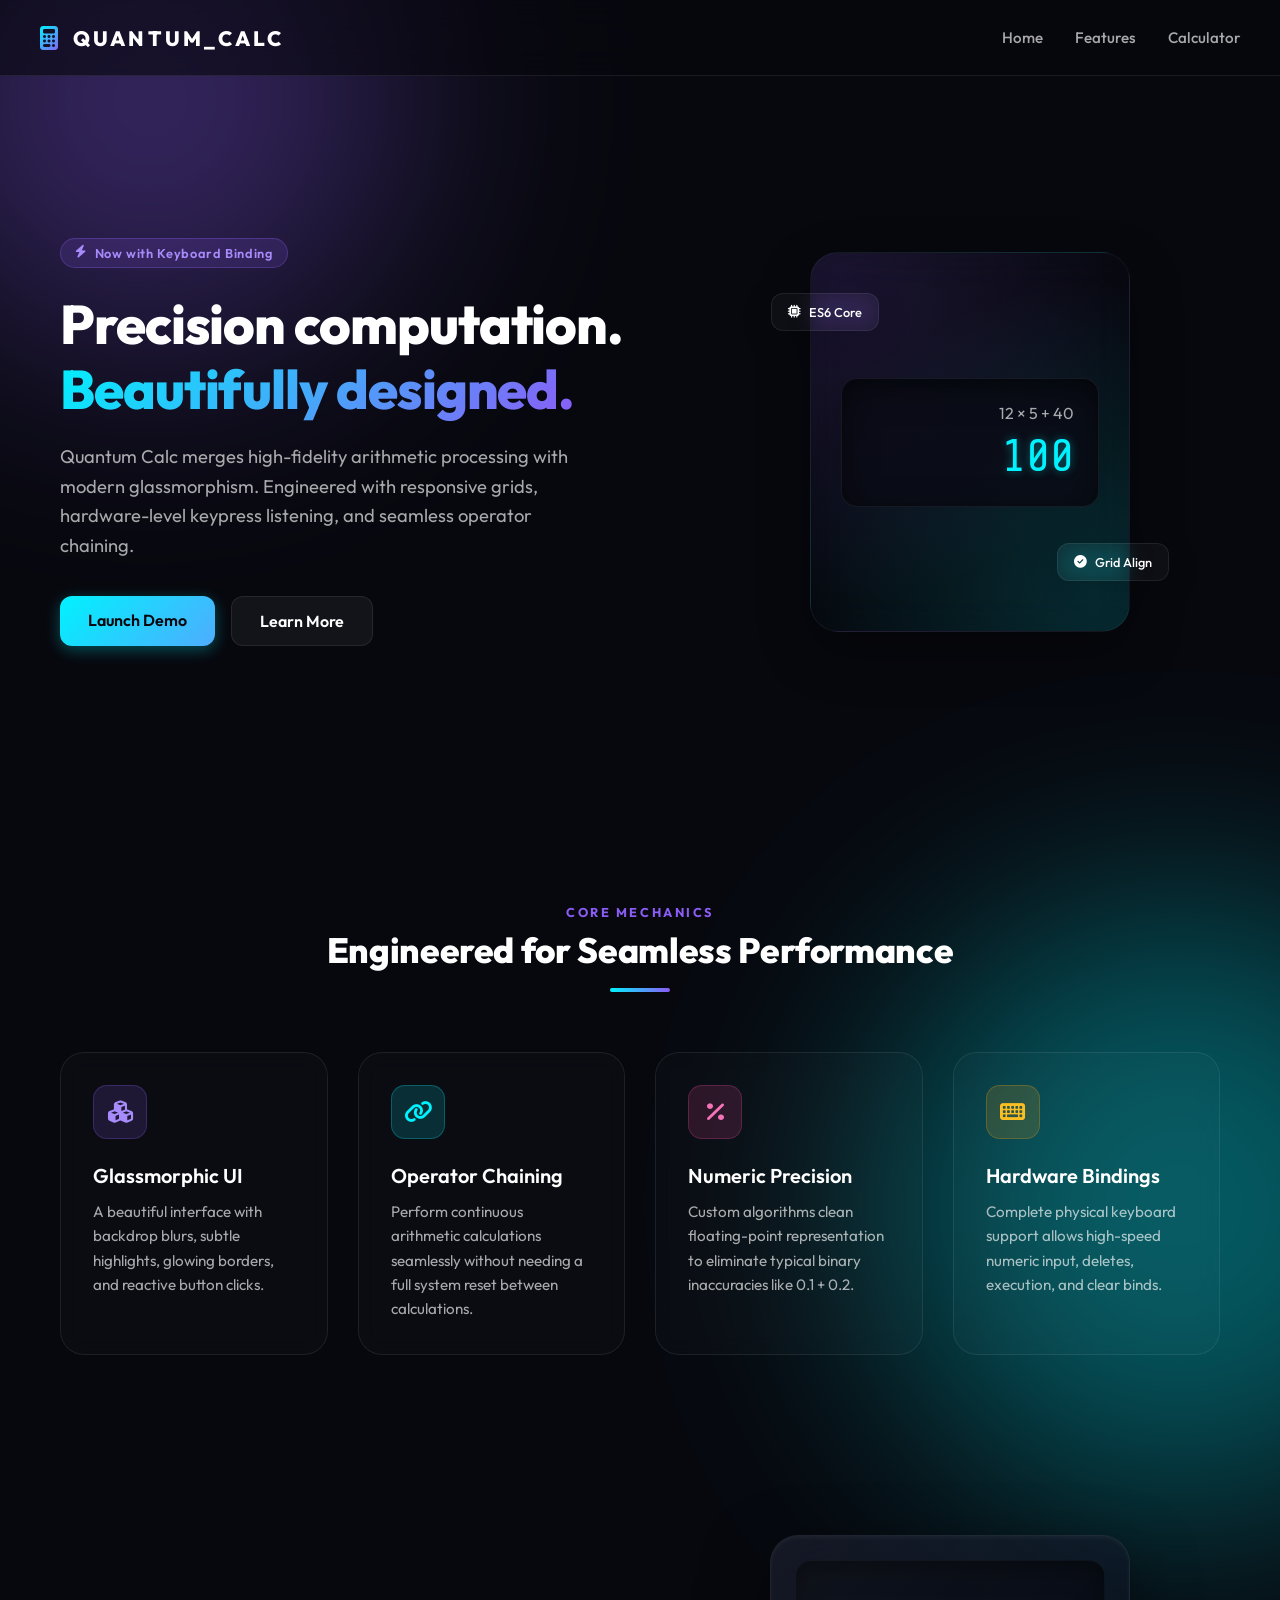
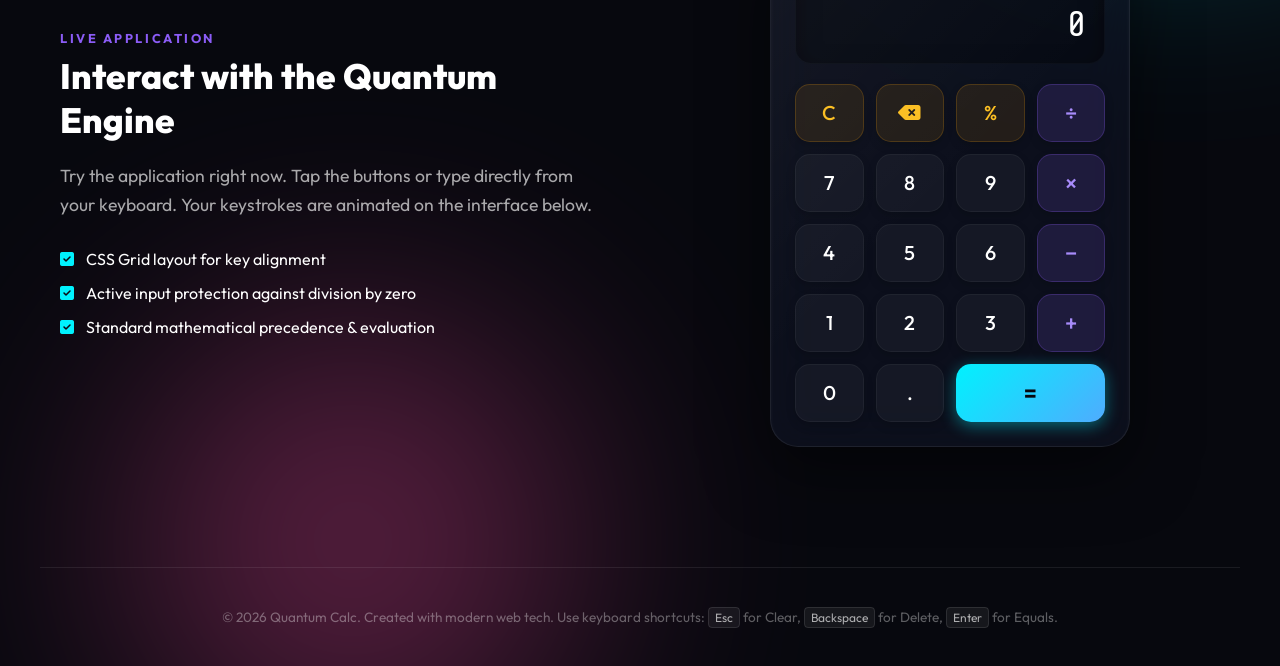
<file: WebDev-L2-Calculator/index.html>
<!DOCTYPE html>
<html lang="en">
<head>
    <meta charset="UTF-8">
    <meta name="viewport" content="width=device-width, initial-scale=1.0">
    <meta name="description" content="Quantum Calc - A premium, high-fidelity browser-based calculation interface with responsive glassmorphism design, operator chaining, and complete keyboard integration.">
    <title>Quantum Calc - Precision calculation meets glassmorphic design</title>
    <!-- Google Fonts: Outfit for general text, Share Tech Mono for the digital display screen -->
    <link rel="preconnect" href="https://fonts.googleapis.com">
    <link rel="preconnect" href="https://fonts.gstatic.com" crossorigin>
    <link href="https://fonts.googleapis.com/css2?family=Outfit:wght@300;400;500;600;700;800&family=Share+Tech+Mono&display=swap" rel="stylesheet">
    <!-- FontAwesome for icons -->
    <link rel="stylesheet" href="https://cdnjs.cloudflare.com/ajax/libs/font-awesome/6.4.0/css/all.min.css">
    <!-- Custom Stylesheet -->
    <link rel="stylesheet" href="styles.css">
</head>
<body>
    <!-- Background Ambient Glows -->
    <div class="background-decorations">
        <div class="circle circle-1"></div>
        <div class="circle circle-2"></div>
        <div class="circle circle-3"></div>
    </div>
    
    <!-- Navigation Bar -->
    <header class="navbar">
        <div class="logo">
            <i class="fa-solid fa-calculator logo-icon"></i>
            <span>QUANTUM_CALC</span>
        </div>
        <nav class="nav-links">
            <a href="#home">Home</a>
            <a href="#features">Features</a>
            <a href="#calculator-demo">Calculator</a>
        </nav>
    </header>

    <!-- Main Content Container -->
    <main class="landing-container">
        
        <!-- Hero Section -->
        <section id="home" class="hero-section">
            <div class="hero-content">
                <span class="hero-badge"><i class="fa-solid fa-bolt"></i> Now with Keyboard Binding</span>
                <h1 class="hero-title">Precision computation.<br><span class="gradient-text">Beautifully designed.</span></h1>
                <p class="hero-description">
                    Quantum Calc merges high-fidelity arithmetic processing with modern glassmorphism. Engineered with responsive grids, hardware-level keypress listening, and seamless operator chaining.
                </p>
                <div class="hero-actions">
                    <a href="#calculator-demo" class="btn-cta btn-primary">Launch Demo</a>
                    <a href="#features" class="btn-cta btn-secondary">Learn More</a>
                </div>
            </div>
            
            <div class="hero-visual">
                <div class="visual-mockup-wrapper">
                    <div class="floating-badge badge-1">
                        <i class="fa-solid fa-microchip"></i>
                        <span>ES6 Core</span>
                    </div>
                    <div class="floating-badge badge-2">
                        <i class="fa-solid fa-circle-check"></i>
                        <span>Grid Align</span>
                    </div>
                    <!-- Preview Graphic of Calculator screen state -->
                    <div class="mockup-display">
                        <div class="mockup-history">12 × 5 + 40</div>
                        <div class="mockup-main">100</div>
                    </div>
                </div>
            </div>
        </section>

        <!-- Features Section -->
        <section id="features" class="features-section">
            <div class="section-header">
                <span class="section-subtitle">Core Mechanics</span>
                <h2 class="section-title">Engineered for Seamless Performance</h2>
                <div class="divider"></div>
            </div>
            
            <div class="features-grid">
                <!-- Feature 1 -->
                <div class="feature-card">
                    <div class="feature-icon-wrapper op-glow">
                        <i class="fa-solid fa-cubes"></i>
                    </div>
                    <h3 class="feature-card-title">Glassmorphic UI</h3>
                    <p class="feature-card-text">
                        A beautiful interface with backdrop blurs, subtle highlights, glowing borders, and reactive button clicks.
                    </p>
                </div>
                
                <!-- Feature 2 -->
                <div class="feature-card">
                    <div class="feature-icon-wrapper chain-glow">
                        <i class="fa-solid fa-link"></i>
                    </div>
                    <h3 class="feature-card-title">Operator Chaining</h3>
                    <p class="feature-card-text">
                        Perform continuous arithmetic calculations seamlessly without needing a full system reset between calculations.
                    </p>
                </div>
                
                <!-- Feature 3 -->
                <div class="feature-card">
                    <div class="feature-icon-wrapper math-glow">
                        <i class="fa-solid fa-percent"></i>
                    </div>
                    <h3 class="feature-card-title">Numeric Precision</h3>
                    <p class="feature-card-text">
                        Custom algorithms clean floating-point representation to eliminate typical binary inaccuracies like 0.1 + 0.2.
                    </p>
                </div>
                
                <!-- Feature 4 -->
                <div class="feature-card">
                    <div class="feature-icon-wrapper kb-glow">
                        <i class="fa-solid fa-keyboard"></i>
                    </div>
                    <h3 class="feature-card-title">Hardware Bindings</h3>
                    <p class="feature-card-text">
                        Complete physical keyboard support allows high-speed numeric input, deletes, execution, and clear binds.
                    </p>
                </div>
            </div>
        </section>

        <!-- Calculator Demo Section -->
        <section id="calculator-demo" class="calculator-demo-section">
            <div class="demo-grid-layout">
                <div class="demo-info">
                    <span class="section-subtitle">Live Application</span>
                    <h2 class="demo-title">Interact with the Quantum Engine</h2>
                    <p class="demo-description">
                        Try the application right now. Tap the buttons or type directly from your keyboard. Your keystrokes are animated on the interface below.
                    </p>
                    <ul class="spec-list">
                        <li><i class="fa-solid fa-square-check"></i> CSS Grid layout for key alignment</li>
                        <li><i class="fa-solid fa-square-check"></i> Active input protection against division by zero</li>
                        <li><i class="fa-solid fa-square-check"></i> Standard mathematical precedence & evaluation</li>
                    </ul>
                </div>
                
                <!-- Interactive Calculator Widget -->
                <div class="demo-app-container">
                    <div class="calculator-container" id="calculator">
                        <!-- Glassmorphic Screen Display -->
                        <div class="calculator-screen">
                            <div class="display-history" id="display-history" aria-live="polite"></div>
                            <div class="display-main" id="display-main" aria-live="polite">0</div>
                        </div>
                        
                        <!-- Grid Layout of Calculator Keys -->
                        <div class="calculator-keys">
                            <!-- Row 1 -->
                            <button type="button" class="btn btn-action btn-clear" data-action="clear" id="key-clear" aria-label="Clear All">C</button>
                            <button type="button" class="btn btn-action btn-backspace" data-action="backspace" id="key-backspace" aria-label="Backspace">
                                <i class="fa-solid fa-delete-left"></i>
                            </button>
                            <button type="button" class="btn btn-action btn-percent" data-action="percent" id="key-percent" aria-label="Percentage">%</button>
                            <button type="button" class="btn btn-operator" data-operator="/" id="key-divide" aria-label="Divide">÷</button>
                            
                            <!-- Row 2 -->
                            <button type="button" class="btn btn-num" data-number="7" id="key-7">7</button>
                            <button type="button" class="btn btn-num" data-number="8" id="key-8">8</button>
                            <button type="button" class="btn btn-num" data-number="9" id="key-9">9</button>
                            <button type="button" class="btn btn-operator" data-operator="*" id="key-multiply" aria-label="Multiply">×</button>
                            
                            <!-- Row 3 -->
                            <button type="button" class="btn btn-num" data-number="4" id="key-4">4</button>
                            <button type="button" class="btn btn-num" data-number="5" id="key-5">5</button>
                            <button type="button" class="btn btn-num" data-number="6" id="key-6">6</button>
                            <button type="button" class="btn btn-operator" data-operator="-" id="key-subtract" aria-label="Subtract">−</button>
                            
                            <!-- Row 4 -->
                            <button type="button" class="btn btn-num" data-number="1" id="key-1">1</button>
                            <button type="button" class="btn btn-num" data-number="2" id="key-2">2</button>
                            <button type="button" class="btn btn-num" data-number="3" id="key-3">3</button>
                            <button type="button" class="btn btn-operator" data-operator="+" id="key-add" aria-label="Add">+</button>
                            
                            <!-- Row 5 -->
                            <button type="button" class="btn btn-num" data-number="0" id="key-0">0</button>
                            <button type="button" class="btn btn-num" data-number="." id="key-decimal">.</button>
                            <button type="button" class="btn btn-equals" data-action="equals" id="key-equals" aria-label="Equals">=</button>
                        </div>
                    </div>
                </div>
            </div>
        </section>
    </main>

    <!-- Footer -->
    <footer class="landing-footer">
        <p>© 2026 Quantum Calc. Created with modern web tech. Use keyboard shortcuts: <kbd>Esc</kbd> for Clear, <kbd>Backspace</kbd> for Delete, <kbd>Enter</kbd> for Equals.</p>
    </footer>

    <!-- App Script -->
    <script src="script.js"></script>
</body>
</html>
</file>
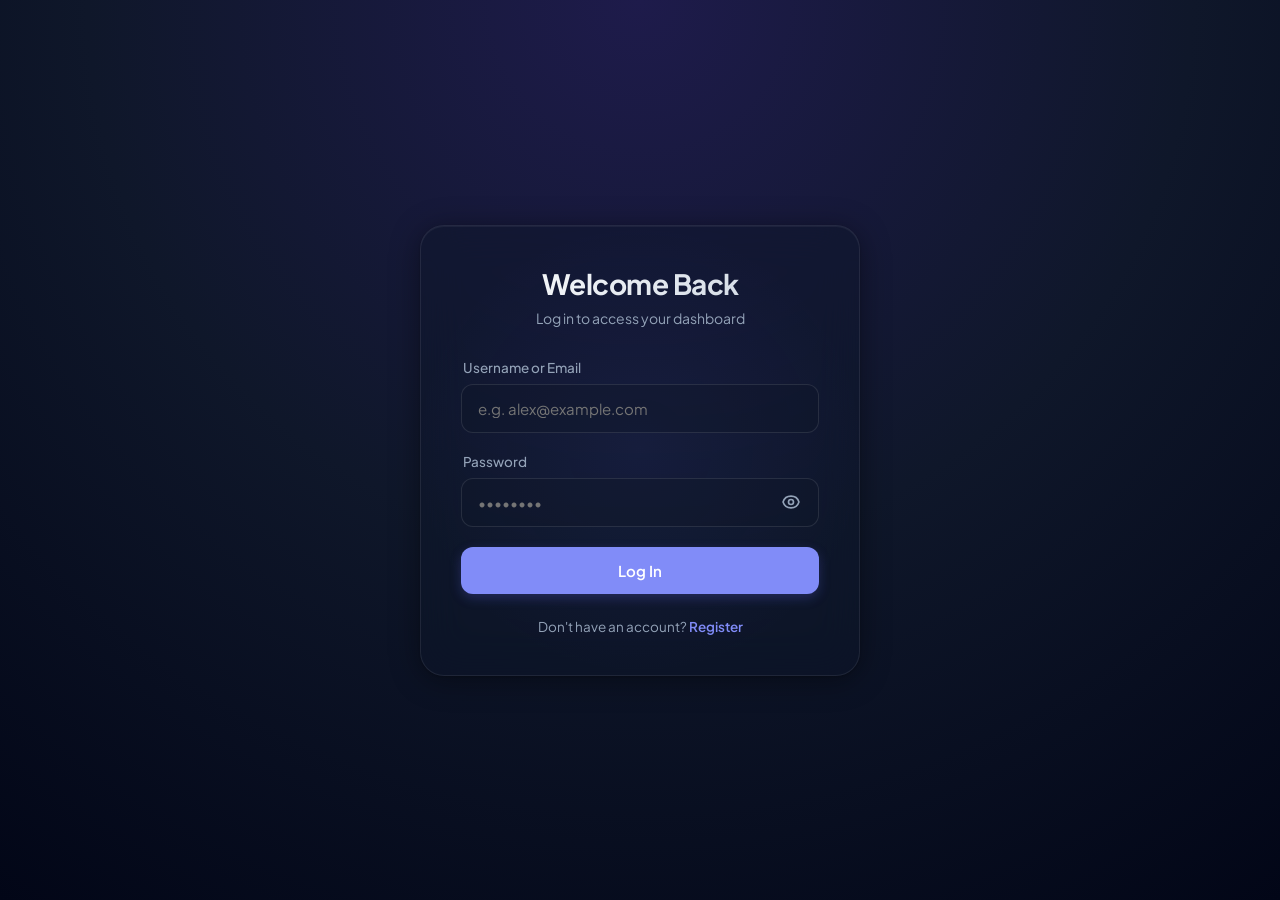
<file: WebDev-L2-LoginAuthentication/index.html>
<!DOCTYPE html>
<html lang="en">
<head>
  <meta charset="UTF-8">
  <meta name="viewport" content="width=device-width, initial-scale=1.0">
  <title>Login | Secure Auth System</title>
  <meta name="description" content="Login to access the protected dashboard.">
  <link rel="stylesheet" href="style.css">
</head>
<body>

  <div class="auth-container">
    <div class="auth-header">
      <h1>Welcome Back</h1>
      <p>Log in to access your dashboard</p>
    </div>

    <!-- Alert Container -->
    <div id="alert-container" class="alert hidden"></div>

    <form id="login-form" class="auth-form" novalidate>
      
      <!-- Username/Email Input -->
      <div class="input-group">
        <label for="username">Username or Email</label>
        <div class="input-wrapper">
          <input 
            type="text" 
            id="username" 
            placeholder="e.g. alex@example.com" 
            required
            autocomplete="username"
          >
        </div>
      </div>

      <!-- Password Input -->
      <div class="input-group">
        <label for="password">Password</label>
        <div class="input-wrapper">
          <input 
            type="password" 
            id="password" 
            placeholder="••••••••" 
            required
            autocomplete="current-password"
          >
          <button type="button" id="password-toggle" class="password-toggle" aria-label="Toggle password visibility">
            <svg xmlns="http://www.w3.org/2000/svg" fill="none" viewBox="0 0 24 24" stroke="currentColor">
              <path stroke-linecap="round" stroke-linejoin="round" stroke-width="2" d="M15 12a3 3 0 11-6 0 3 3 0 016 0z" />
              <path stroke-linecap="round" stroke-linejoin="round" stroke-width="2" d="M2.458 12C3.732 7.943 7.523 5 12 5c4.478 0 8.268 2.943 9.542 7-1.274 4.057-5.064 7-9.542 7-4.477 0-8.268-2.943-9.542-7z" />
            </svg>
          </button>
        </div>
      </div>

      <!-- Login Submit Button -->
      <button type="submit" id="login-btn" class="btn btn-primary">
        <span id="btn-text">Log In</span>
        <span id="btn-loader" class="spinner hidden"></span>
      </button>

    </form>

    <div class="auth-footer">
      Don't have an account? <a href="register.html">Register</a>
    </div>
  </div>

  <script src="auth.js"></script>
  <script>
    document.addEventListener('DOMContentLoaded', () => {
      const form = document.getElementById('login-form');
      const usernameInput = document.getElementById('username');
      const passwordInput = document.getElementById('password');
      const loginBtn = document.getElementById('login-btn');
      const btnText = document.getElementById('btn-text');
      const btnLoader = document.getElementById('btn-loader');
      const alertContainer = document.getElementById('alert-container');

      // Setup password toggle
      setupPasswordToggle('password', 'password-toggle');

      // Check URL parameters for status/error alerts
      const urlParams = new URLSearchParams(window.location.search);
      const registered = urlParams.get('registered');
      const status = urlParams.get('status');
      const error = urlParams.get('error');

      if (registered === 'success') {
        showAlert(alertContainer, 'Account created! Please log in with your credentials.', 'success');
      } else if (status === 'logged_out') {
        showAlert(alertContainer, 'You have been logged out successfully.', 'success');
      } else if (error === 'session_expired') {
        showAlert(alertContainer, 'Please log in to access the protected page.', 'error');
      }

      // Handle form submission
      form.addEventListener('submit', async (e) => {
        e.preventDefault();
        hideAlert(alertContainer);

        const usernameVal = usernameInput.value.trim();
        const passwordVal = passwordInput.value;

        // 1. Basic form validation
        if (!usernameVal) {
          showAlert(alertContainer, 'Please enter your username or email.');
          usernameInput.focus();
          return;
        }

        if (!passwordVal) {
          showAlert(alertContainer, 'Please enter your password.');
          passwordInput.focus();
          return;
        }

        // 2. Authentication check
        try {
          // Disable button and show spinner
          loginBtn.disabled = true;
          btnText.textContent = 'Verifying...';
          btnLoader.classList.remove('hidden');

          // Simulate slight delay for professional feedback look
          await new Promise(resolve => setTimeout(resolve, 800));

          await loginUser(usernameVal, passwordVal);

          // Success indicator and redirect
          showAlert(alertContainer, 'Login successful! Entering dashboard...', 'success');
          
          setTimeout(() => {
            window.location.href = 'dashboard.html';
          }, 1000);

        } catch (error) {
          showAlert(alertContainer, error.message);
          
          // Reset password field to force re-entry
          passwordInput.value = '';
          passwordInput.focus();

          // Restore button
          loginBtn.disabled = false;
          btnText.textContent = 'Log In';
          btnLoader.classList.add('hidden');
        }
      });
    });
  </script>
</body>
</html>
</file>
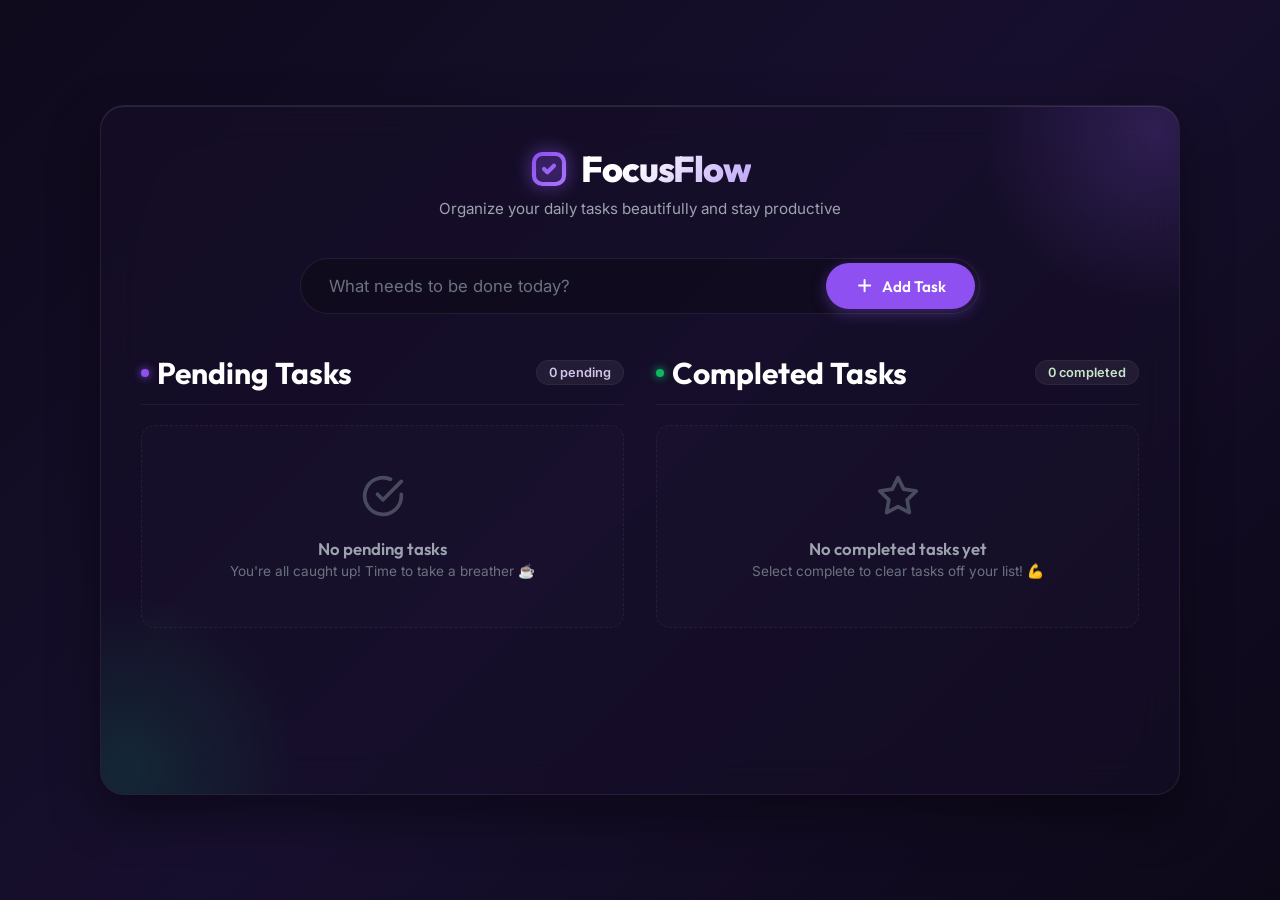
<file: WebDev-L2-ToDoWebApp/index.html>
<!DOCTYPE html>
<html lang="en">
<head>
  <meta charset="UTF-8">
  <meta name="viewport" content="width=device-width, initial-scale=1.0">
  <meta name="description" content="FocusFlow - A premium, interactive To-Do Web App with glassmorphic design, smooth animations, timestamps, and localStorage persistence.">
  
  <!-- Title Tag -->
  <title>FocusFlow · Premium To-Do Web App</title>
  
  <!-- CSS Stylesheet -->
  <link rel="stylesheet" href="styles.css">
</head>
<body>

  <!-- Main Container -->
  <main class="app-container" id="app-container">
    
    <!-- Application Header -->
    <header class="app-header">
      <div class="app-title-wrapper">
        <!-- Brand Logo -->
        <svg class="app-logo-svg" viewBox="0 0 24 24" fill="none" xmlns="http://www.w3.org/2000/svg">
          <rect x="3" y="3" width="18" height="18" rx="5" stroke="url(#logo-grad)" stroke-width="2.5" />
          <path d="M9 12l2 2 4-4" stroke="url(#logo-grad)" stroke-width="2.5" stroke-linecap="round" stroke-linejoin="round" />
          <defs>
            <linearGradient id="logo-grad" x1="3" y1="3" x2="21" y2="21" gradientUnits="userSpaceOnUse">
              <stop stop-color="hsl(263, 85%, 63%)" />
              <stop offset="1" stop-color="hsl(263, 95% , 72%)" />
            </linearGradient>
          </defs>
        </svg>
        <h1 class="app-title">FocusFlow</h1>
      </div>
      <p class="app-subtitle">Organize your daily tasks beautifully and stay productive</p>
    </header>

    <!-- Task Input Section -->
    <section class="app-input-section">
      <form id="task-form" class="input-group">
        <input 
          type="text" 
          id="task-input" 
          class="input-field" 
          placeholder="What needs to be done today?" 
          autocomplete="off"
          required
        >
        <button type="submit" id="btn-add-task" class="btn-add" aria-label="Add new task">
          <!-- Plus Icon -->
          <svg viewBox="0 0 24 24" fill="none" stroke="currentColor" stroke-width="2.5" stroke-linecap="round" stroke-linejoin="round">
            <line x1="12" y1="5" x2="12" y2="19"></line>
            <line x1="5" y1="12" x2="19" y2="12"></line>
          </svg>
          Add Task
        </button>
      </form>
    </section>

    <!-- App Dashboard with Lists -->
    <section class="app-dashboard">
      
      <!-- Pending Tasks Column -->
      <article class="column">
        <header class="column-header">
          <div class="column-title pending-title">
            <span class="dot"></span>
            <h2>Pending Tasks</h2>
          </div>
          <span id="pending-count" class="task-count">0 pending</span>
        </header>
        <ul id="pending-list" class="tasks-list">
          <!-- Pending tasks will be inserted dynamically here -->
        </ul>
      </article>

      <!-- Completed Tasks Column -->
      <article class="column">
        <header class="column-header">
          <div class="column-title completed-title">
            <span class="dot"></span>
            <h2>Completed Tasks</h2>
          </div>
          <span id="completed-count" class="task-count">0 completed</span>
        </header>
        <ul id="completed-list" class="tasks-list">
          <!-- Completed tasks will be inserted dynamically here -->
        </ul>
      </article>

    </section>

  </main>

  <!-- Application Logic -->
  <script src="app.js" defer></script>
</body>
</html>
</file>
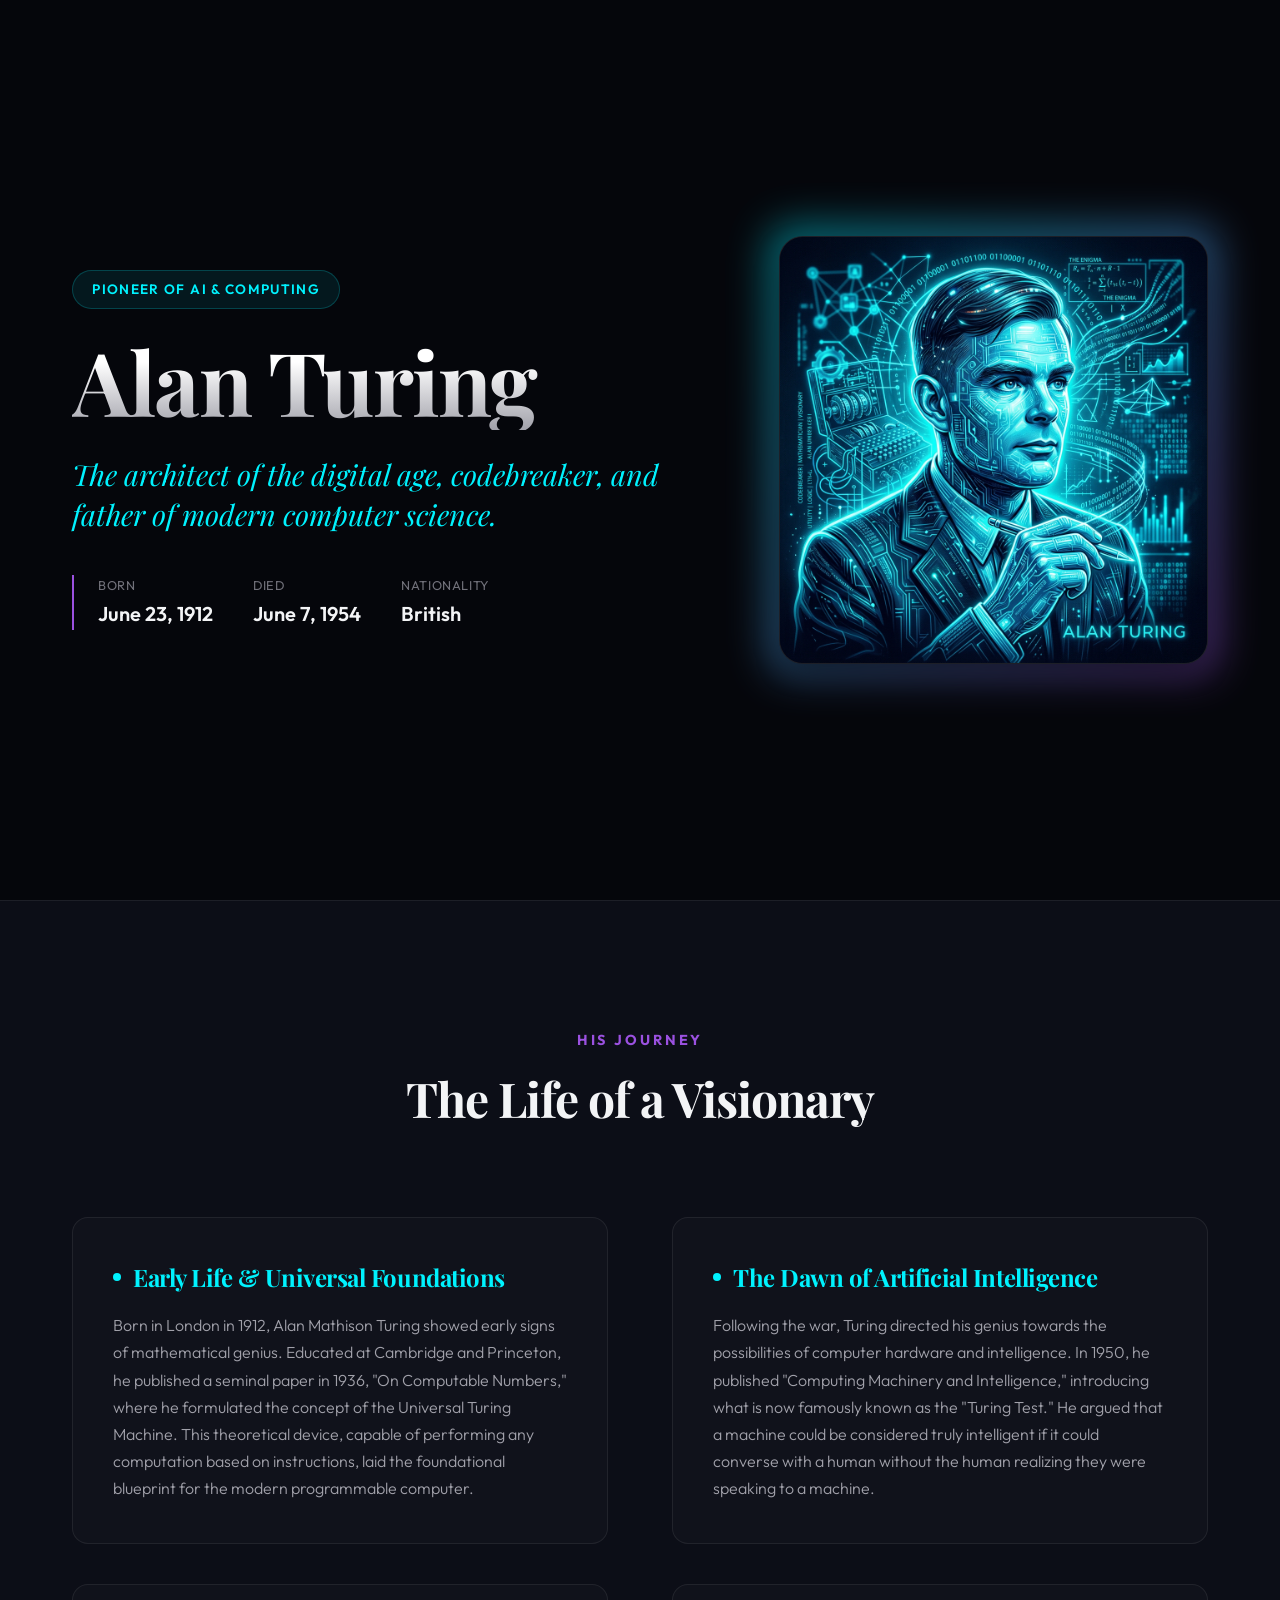
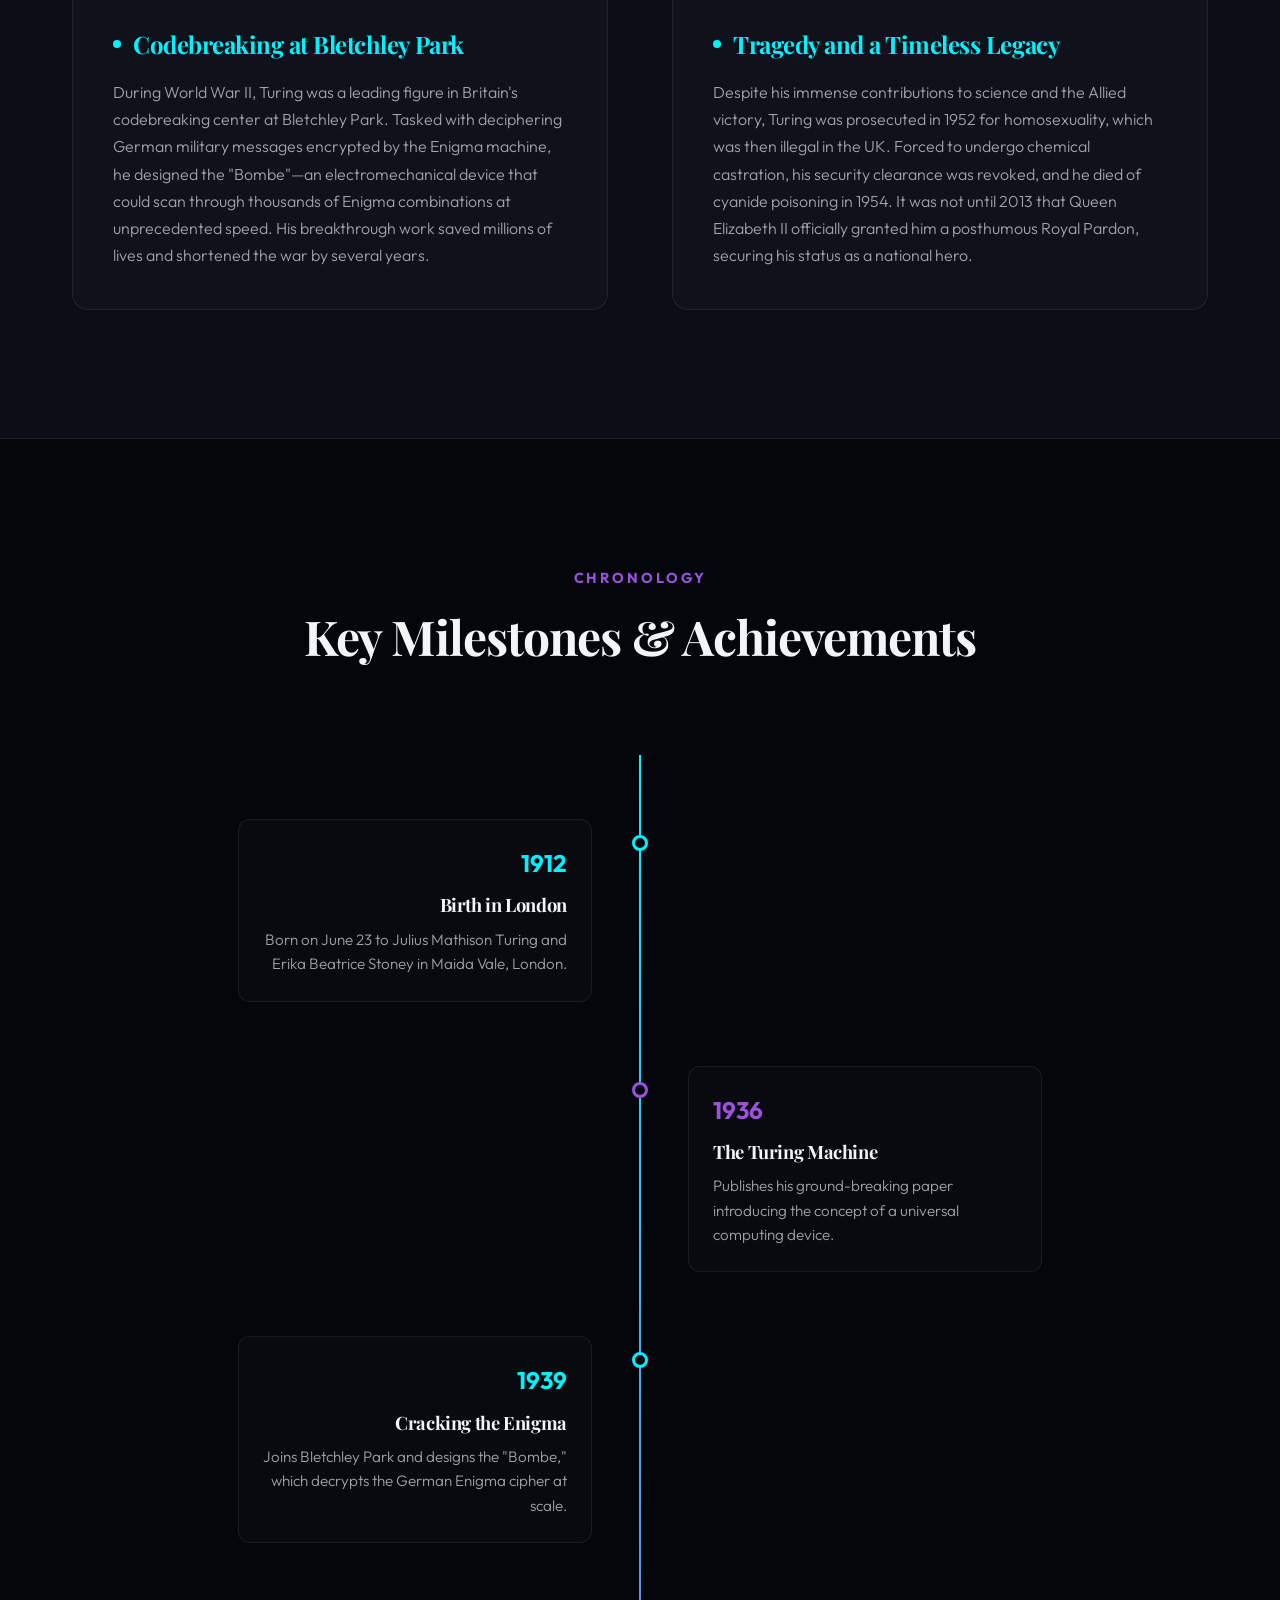
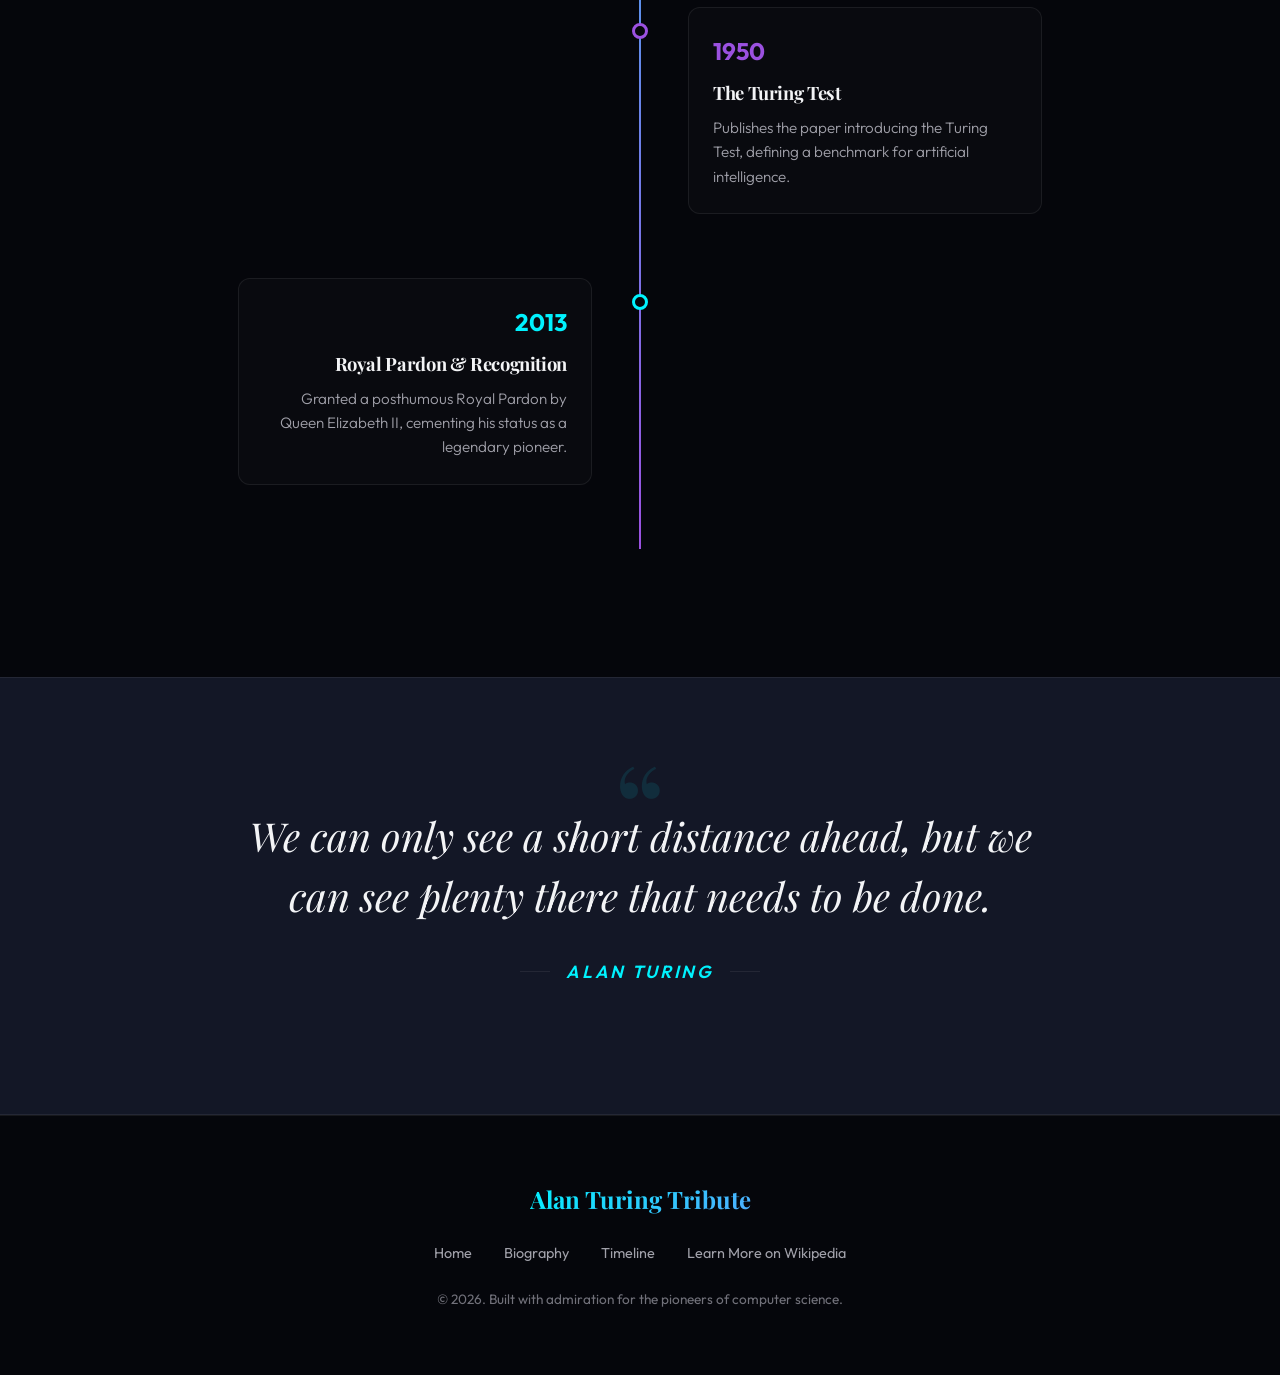
<file: WebDev-L2-TributePage/index.html>
<!DOCTYPE html>
<html lang="en">
<head>
  <meta charset="UTF-8">
  <meta name="viewport" content="width=device-width, initial-scale=1.0">
  <title>Alan Turing - Father of Computer Science | Tribute Page</title>
  <meta name="description" content="A tribute to Alan Turing (1912–1954), the visionary mathematician, WWII codebreaker, and founding father of computer science and artificial intelligence.">
  <link rel="stylesheet" href="styles.css">
</head>
<body>

  <!-- Ambient Glow Effects -->
  <div class="ambient-glow" aria-hidden="true"></div>
  <div class="ambient-glow-2" aria-hidden="true"></div>
  <div class="ambient-glow-3" aria-hidden="true"></div>

  <main id="main">
    
    <!-- Hero / Intro Section -->
    <section class="hero-section" id="hero">
      <div class="container hero-grid">
        <div class="hero-content">
          <span class="tagline-badge">Pioneer of AI & Computing</span>
          <h1 id="title" class="hero-title">Alan Turing</h1>
          <p id="tribute-info" class="hero-subtitle">
            The architect of the digital age, codebreaker, and father of modern computer science.
          </p>
          <div class="hero-meta">
            <div class="meta-item">
              <span class="meta-label">Born</span>
              <span class="meta-value">June 23, 1912</span>
            </div>
            <div class="meta-item">
              <span class="meta-label">Died</span>
              <span class="meta-value">June 7, 1954</span>
            </div>
            <div class="meta-item">
              <span class="meta-label">Nationality</span>
              <span class="meta-value">British</span>
            </div>
          </div>
        </div>

        <div class="hero-image-wrapper">
          <div class="image-glow-bg" aria-hidden="true"></div>
          <div id="img-div" class="hero-image-container">
            <img id="image" class="hero-image" src="assets/turing-portrait.png" alt="A stylized cybernetic portrait of Alan Turing with neon blue and cyan accents representing computing and codes.">
            <div id="img-caption" style="display: none;">Artistic cybernetic portrait of Alan Turing.</div>
          </div>
        </div>
      </div>
    </section>

    <!-- Biography Section -->
    <section class="biography-section" id="biography">
      <div class="container">
        <div class="section-header">
          <span class="section-label">His Journey</span>
          <h2 class="section-title">The Life of a Visionary</h2>
        </div>

        <div class="bio-grid">
          <div class="bio-col">
            <article class="bio-card">
              <h3>Early Life & Universal Foundations</h3>
              <p>
                Born in London in 1912, Alan Mathison Turing showed early signs of mathematical genius. Educated at Cambridge and Princeton, he published a seminal paper in 1936, "On Computable Numbers," where he formulated the concept of the Universal Turing Machine. This theoretical device, capable of performing any computation based on instructions, laid the foundational blueprint for the modern programmable computer.
              </p>
            </article>

            <article class="bio-card">
              <h3>Codebreaking at Bletchley Park</h3>
              <p>
                During World War II, Turing was a leading figure in Britain's codebreaking center at Bletchley Park. Tasked with deciphering German military messages encrypted by the Enigma machine, he designed the "Bombe"—an electromechanical device that could scan through thousands of Enigma combinations at unprecedented speed. His breakthrough work saved millions of lives and shortened the war by several years.
              </p>
            </article>
          </div>

          <div class="bio-col">
            <article class="bio-card">
              <h3>The Dawn of Artificial Intelligence</h3>
              <p>
                Following the war, Turing directed his genius towards the possibilities of computer hardware and intelligence. In 1950, he published "Computing Machinery and Intelligence," introducing what is now famously known as the "Turing Test." He argued that a machine could be considered truly intelligent if it could converse with a human without the human realizing they were speaking to a machine.
              </p>
            </article>

            <article class="bio-card">
              <h3>Tragedy and a Timeless Legacy</h3>
              <p>
                Despite his immense contributions to science and the Allied victory, Turing was prosecuted in 1952 for homosexuality, which was then illegal in the UK. Forced to undergo chemical castration, his security clearance was revoked, and he died of cyanide poisoning in 1954. It was not until 2013 that Queen Elizabeth II officially granted him a posthumous Royal Pardon, securing his status as a national hero.
              </p>
            </article>
          </div>
        </div>
      </div>
    </section>

    <!-- Timeline Section -->
    <section class="timeline-section" id="achievements">
      <div class="container">
        <div class="section-header">
          <span class="section-label">Chronology</span>
          <h2 class="section-title">Key Milestones & Achievements</h2>
        </div>

        <div class="timeline-container">
          <div class="timeline-line" aria-hidden="true"></div>
          
          <ol style="list-style: none;">
            <li class="timeline-item">
              <div class="timeline-dot"></div>
              <div class="timeline-content-card">
                <div class="timeline-date">1912</div>
                <h4>Birth in London</h4>
                <p>Born on June 23 to Julius Mathison Turing and Erika Beatrice Stoney in Maida Vale, London.</p>
              </div>
            </li>

            <li class="timeline-item">
              <div class="timeline-dot"></div>
              <div class="timeline-content-card">
                <div class="timeline-date">1936</div>
                <h4>The Turing Machine</h4>
                <p>Publishes his ground-breaking paper introducing the concept of a universal computing device.</p>
              </div>
            </li>

            <li class="timeline-item">
              <div class="timeline-dot"></div>
              <div class="timeline-content-card">
                <div class="timeline-date">1939</div>
                <h4>Cracking the Enigma</h4>
                <p>Joins Bletchley Park and designs the "Bombe," which decrypts the German Enigma cipher at scale.</p>
              </div>
            </li>

            <li class="timeline-item">
              <div class="timeline-dot"></div>
              <div class="timeline-content-card">
                <div class="timeline-date">1950</div>
                <h4>The Turing Test</h4>
                <p>Publishes the paper introducing the Turing Test, defining a benchmark for artificial intelligence.</p>
              </div>
            </li>

            <li class="timeline-item">
              <div class="timeline-dot"></div>
              <div class="timeline-content-card">
                <div class="timeline-date">2013</div>
                <h4>Royal Pardon & Recognition</h4>
                <p>Granted a posthumous Royal Pardon by Queen Elizabeth II, cementing his status as a legendary pioneer.</p>
              </div>
            </li>
          </ol>
        </div>
      </div>
    </section>

    <!-- Quote Section -->
    <section class="quote-section" id="quotes">
      <div class="container">
        <div class="quote-wrapper">
          <span class="quote-icon" aria-hidden="true">&ldquo;</span>
          <blockquote>
            <p class="quote-text">
              We can only see a short distance ahead, but we can see plenty there that needs to be done.
            </p>
            <cite class="quote-author">Alan Turing</cite>
          </blockquote>
        </div>
      </div>
    </section>

  </main>

  <!-- Footer -->
  <footer>
    <div class="container footer-content">
      <div class="footer-logo">Alan Turing Tribute</div>
      <nav class="footer-nav" aria-label="Footer navigation">
        <a href="#hero">Home</a>
        <a href="#biography">Biography</a>
        <a href="#achievements">Timeline</a>
        <a href="https://en.wikipedia.org/wiki/Alan_Turing" id="tribute-link" target="_blank" rel="noopener noreferrer">Learn More on Wikipedia</a>
      </nav>
      <div class="footer-copy">
        &copy; 2026. Built with admiration for the pioneers of computer science.
      </div>
    </div>
  </footer>

</body>
</html>
</file>
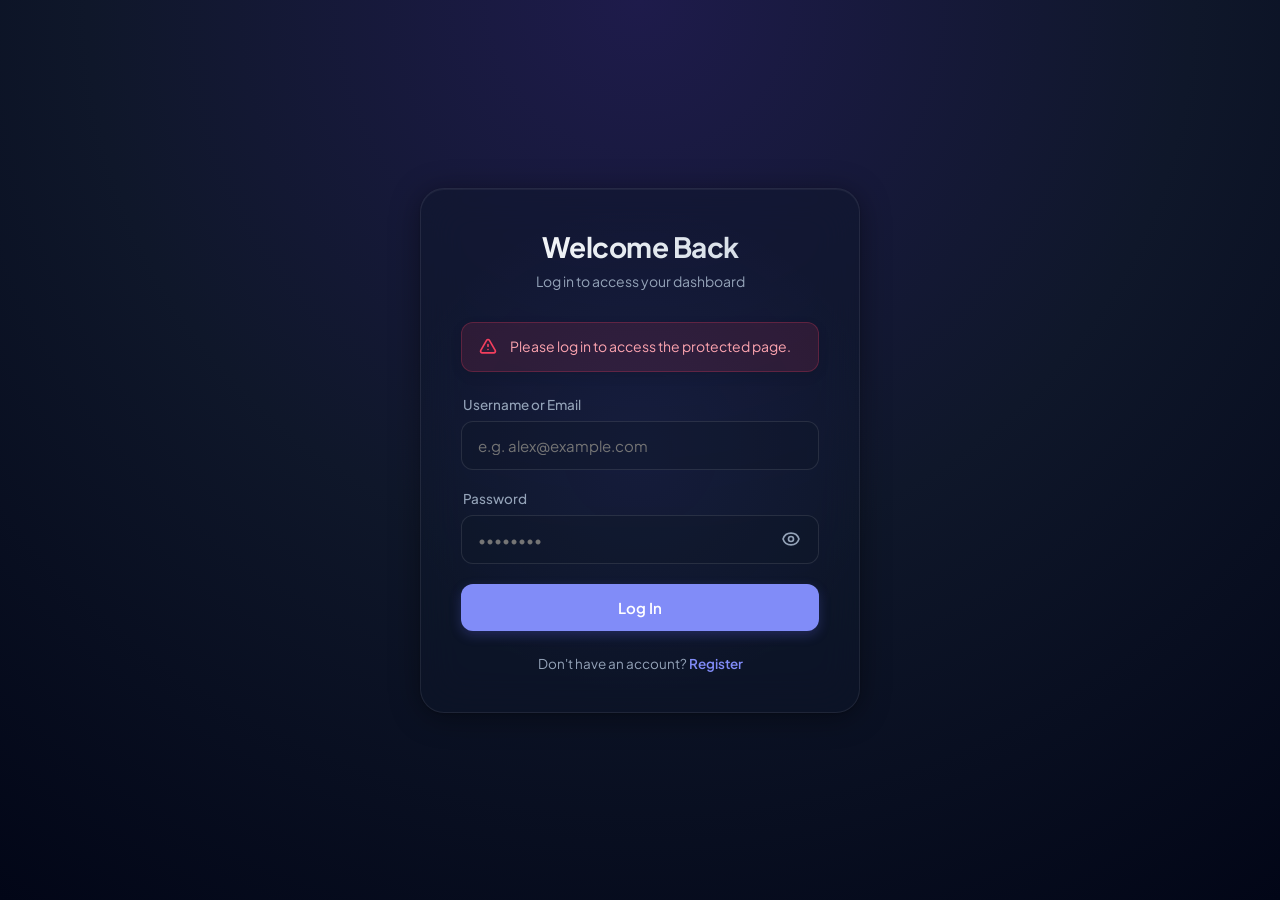
<file: WebDev-L2-LoginAuthentication/dashboard.html>
<!DOCTYPE html>
<html lang="en">
<head>
  <meta charset="UTF-8">
  <meta name="viewport" content="width=device-width, initial-scale=1.0">
  <title>Dashboard | Secure System</title>
  <meta name="description" content="Protected member dashboard page.">
  <link rel="stylesheet" href="style.css">
  <script src="auth.js"></script>
  <script>
    // Critical: Inline blocking script to redirect unauthorized access instantly,
    // avoiding layout flash of protected data.
    const activeSession = checkSession(true);
    if (!activeSession) {
      document.documentElement.style.display = 'none';
    }
  </script>
</head>
<body>

  <div class="dashboard-container">
    
    <!-- Header -->
    <header class="dashboard-header">
      <div>
        <h1>Dashboard</h1>
        <p style="color: var(--text-secondary); margin-top: 4px;">Welcome back to your secure space</p>
      </div>

      <div class="user-badge">
        <div class="user-avatar" id="avatar-icon">-</div>
        <span class="user-email" id="display-username">Loading...</span>
        <button class="btn btn-secondary" id="logout-btn" style="padding: 8px 16px; font-size: 13.5px; border-radius: 20px; width: auto; margin-left: 8px;">
          Log Out
        </button>
      </div>
    </header>

    <!-- Main Content Grid -->
    <main class="dashboard-content">
      
      <!-- Protected Content Card -->
      <section class="dashboard-card">
        <h2>Secure Environment</h2>
        <p>This panel contains highly confidential user settings and details that are only accessible to authenticated users. Your session data is safely isolated in <code>sessionStorage</code> and password hashes are protected using browser-level cryptographic standards.</p>
        
        <div id="alert-container" class="alert hidden" style="margin-top: 24px;"></div>

        <div class="action-btn-group">
          <button class="btn btn-primary" id="btn-sec-action">
            Verify System State
          </button>
          <button class="btn btn-secondary" id="btn-show-token">
            Reveal Secure Key
          </button>
        </div>
      </section>

      <!-- Session metadata panel -->
      <section class="dashboard-card">
        <h2>Session Details</h2>
        <p>Current authentication metadata:</p>
        
        <ul class="session-info-list">
          <li class="session-info-item">
            <span class="session-info-label">Active User</span>
            <span class="session-info-value" id="session-user">-</span>
          </li>
          <li class="session-info-item">
            <span class="session-info-label">Authentication Method</span>
            <span class="session-info-value" style="color: var(--color-success);">SHA-256 (Local)</span>
          </li>
          <li class="session-info-item">
            <span class="session-info-label">Logged In At</span>
            <span class="session-info-value" id="session-time">-</span>
          </li>
          <li class="session-info-item">
            <span class="session-info-label">Session Status</span>
            <span class="session-info-value" style="color: var(--color-success); font-weight: bold;">Protected</span>
          </li>
        </ul>
      </section>

    </main>
  </div>

  <script>
    document.addEventListener('DOMContentLoaded', () => {
      // If code reached here, activeSession is valid and loaded
      if (!activeSession) return;

      const displayUsername = document.getElementById('display-username');
      const sessionUser = document.getElementById('session-user');
      const sessionTime = document.getElementById('session-time');
      const avatarIcon = document.getElementById('avatar-icon');
      const logoutBtn = document.getElementById('logout-btn');
      
      const alertContainer = document.getElementById('alert-container');
      const verifyBtn = document.getElementById('btn-sec-action');
      const revealBtn = document.getElementById('btn-show-token');

      // 1. Setup user display details
      const username = activeSession.username;
      displayUsername.textContent = username;
      sessionUser.textContent = username;
      
      // Avatar first letter
      avatarIcon.textContent = username.charAt(0);

      // Parse login time
      const loginDate = new Date(activeSession.loginTime);
      sessionTime.textContent = loginDate.toLocaleTimeString() + ' ' + loginDate.toLocaleDateString();

      // 2. Setup logout listener
      logoutBtn.addEventListener('click', () => {
        logout();
      });

      // 3. Setup interactive dummy buttons to make the app feel alive and premium
      verifyBtn.addEventListener('click', () => {
        hideAlert(alertContainer);
        showAlert(alertContainer, 'System integrity check passed! Secure sandbox fully functional.', 'success');
      });

      let tokenRevealed = false;
      revealBtn.addEventListener('click', () => {
        hideAlert(alertContainer);
        if (!tokenRevealed) {
          // Generate a dummy secure hash token
          const dummyToken = 'sess_tok_' + Math.random().toString(36).substring(2, 15) + Math.random().toString(36).substring(2, 15);
          showAlert(alertContainer, `Access Token: <code>${dummyToken}</code>`, 'success');
          revealBtn.textContent = 'Hide Secure Key';
          tokenRevealed = true;
        } else {
          hideAlert(alertContainer);
          revealBtn.textContent = 'Reveal Secure Key';
          tokenRevealed = false;
        }
      });
    });
  </script>
</body>
</html>
</file>
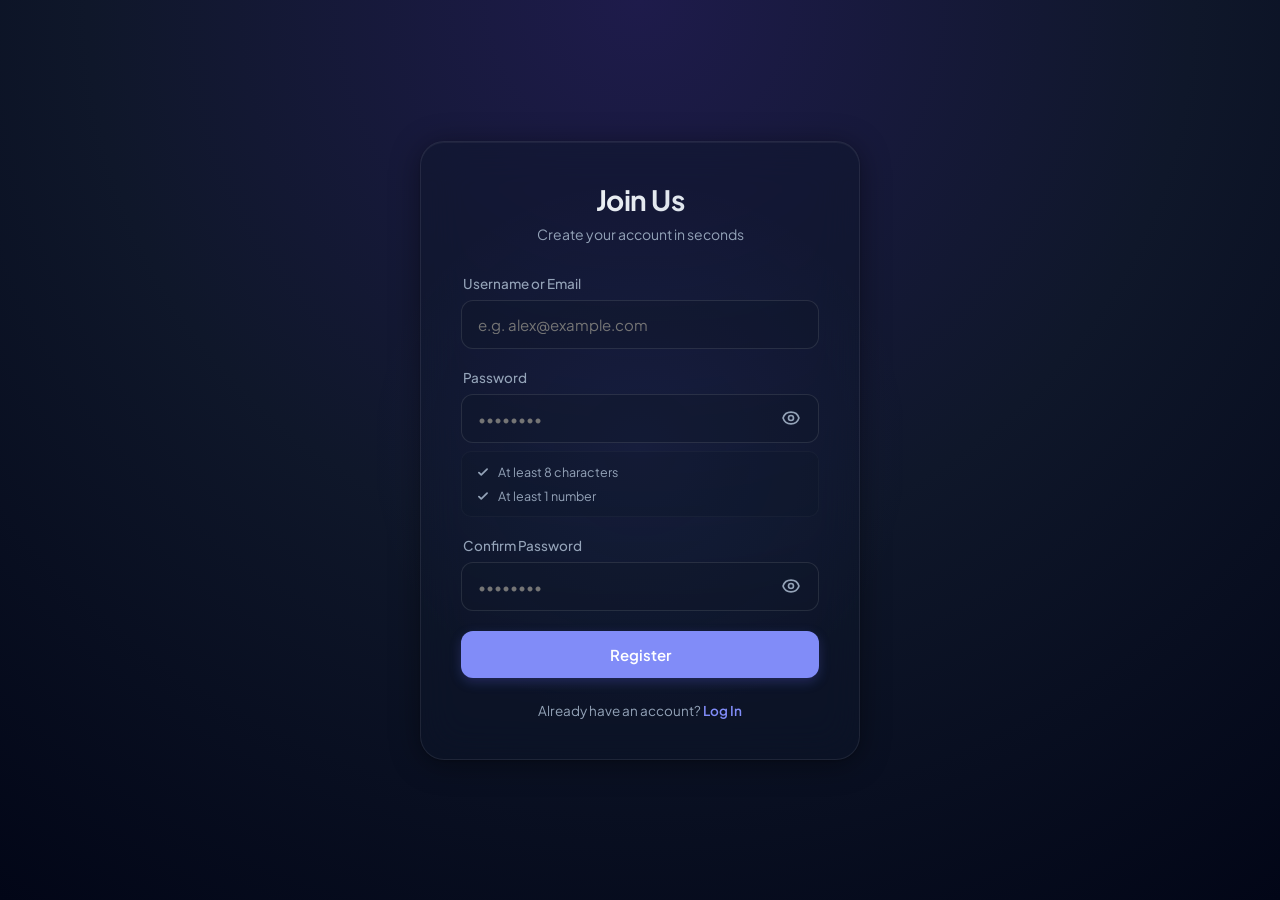
<file: WebDev-L2-LoginAuthentication/register.html>
<!DOCTYPE html>
<html lang="en">
<head>
  <meta charset="UTF-8">
  <meta name="viewport" content="width=device-width, initial-scale=1.0">
  <title>Create Account | Secure Auth System</title>
  <meta name="description" content="Register an account for the secure client-side authentication system.">
  <link rel="stylesheet" href="style.css">
</head>
<body>

  <div class="auth-container">
    <div class="auth-header">
      <h1>Join Us</h1>
      <p>Create your account in seconds</p>
    </div>

    <!-- Alert Container -->
    <div id="alert-container" class="alert hidden"></div>

    <form id="register-form" class="auth-form" novalidate>
      
      <!-- Username/Email Input -->
      <div class="input-group">
        <label for="username">Username or Email</label>
        <div class="input-wrapper">
          <input 
            type="text" 
            id="username" 
            placeholder="e.g. alex@example.com" 
            required
            autocomplete="username"
          >
        </div>
      </div>

      <!-- Password Input -->
      <div class="input-group">
        <label for="password">Password</label>
        <div class="input-wrapper">
          <input 
            type="password" 
            id="password" 
            placeholder="••••••••" 
            required
            autocomplete="new-password"
          >
          <button type="button" id="password-toggle" class="password-toggle" aria-label="Toggle password visibility">
            <svg xmlns="http://www.w3.org/2000/svg" fill="none" viewBox="0 0 24 24" stroke="currentColor">
              <path stroke-linecap="round" stroke-linejoin="round" stroke-width="2" d="M15 12a3 3 0 11-6 0 3 3 0 016 0z" />
              <path stroke-linecap="round" stroke-linejoin="round" stroke-width="2" d="M2.458 12C3.732 7.943 7.523 5 12 5c4.478 0 8.268 2.943 9.542 7-1.274 4.057-5.064 7-9.542 7-4.477 0-8.268-2.943-9.542-7z" />
            </svg>
          </button>
        </div>
      </div>

      <!-- Password Validation Checklist -->
      <div class="password-requirements">
        <div id="req-length" class="requirement invalid">
          <svg viewBox="0 0 24 24">
            <path d="M5 13l4 4L19 7" />
          </svg>
          <span>At least 8 characters</span>
        </div>
        <div id="req-number" class="requirement invalid">
          <svg viewBox="0 0 24 24">
            <path d="M5 13l4 4L19 7" />
          </svg>
          <span>At least 1 number</span>
        </div>
      </div>

      <!-- Confirm Password Input -->
      <div class="input-group">
        <label for="confirm-password">Confirm Password</label>
        <div class="input-wrapper">
          <input 
            type="password" 
            id="confirm-password" 
            placeholder="••••••••" 
            required
            autocomplete="new-password"
          >
          <button type="button" id="confirm-password-toggle" class="password-toggle" aria-label="Toggle password visibility">
            <svg xmlns="http://www.w3.org/2000/svg" fill="none" viewBox="0 0 24 24" stroke="currentColor">
              <path stroke-linecap="round" stroke-linejoin="round" stroke-width="2" d="M15 12a3 3 0 11-6 0 3 3 0 016 0z" />
              <path stroke-linecap="round" stroke-linejoin="round" stroke-width="2" d="M2.458 12C3.732 7.943 7.523 5 12 5c4.478 0 8.268 2.943 9.542 7-1.274 4.057-5.064 7-9.542 7-4.477 0-8.268-2.943-9.542-7z" />
            </svg>
          </button>
        </div>
      </div>

      <!-- Register Submit Button -->
      <button type="submit" id="register-btn" class="btn btn-primary">
        <span id="btn-text">Register</span>
        <span id="btn-loader" class="spinner hidden"></span>
      </button>

    </form>

    <div class="auth-footer">
      Already have an account? <a href="index.html">Log In</a>
    </div>
  </div>

  <script src="auth.js"></script>
  <script>
    document.addEventListener('DOMContentLoaded', () => {
      const form = document.getElementById('register-form');
      const usernameInput = document.getElementById('username');
      const passwordInput = document.getElementById('password');
      const confirmPasswordInput = document.getElementById('confirm-password');
      const registerBtn = document.getElementById('register-btn');
      const btnText = document.getElementById('btn-text');
      const btnLoader = document.getElementById('btn-loader');
      const alertContainer = document.getElementById('alert-container');

      // Requirement indicators
      const reqLength = document.getElementById('req-length');
      const reqNumber = document.getElementById('req-number');

      // Setup password toggles
      setupPasswordToggle('password', 'password-toggle');
      setupPasswordToggle('confirm-password', 'confirm-password-toggle');

      // Helper to dynamically check password requirements as user types
      function checkRequirements() {
        const value = passwordInput.value;
        const checks = validatePassword(value);

        if (checks.minLength) {
          reqLength.classList.remove('invalid');
          reqLength.classList.add('valid');
        } else {
          reqLength.classList.remove('valid');
          reqLength.classList.add('invalid');
        }

        if (checks.hasNumber) {
          reqNumber.classList.remove('invalid');
          reqNumber.classList.add('valid');
        } else {
          reqNumber.classList.remove('valid');
          reqNumber.classList.add('invalid');
        }

        return checks.minLength && checks.hasNumber;
      }

      passwordInput.addEventListener('input', checkRequirements);

      // Handle form submission
      form.addEventListener('submit', async (e) => {
        e.preventDefault();
        hideAlert(alertContainer);

        const usernameVal = usernameInput.value.trim();
        const passwordVal = passwordInput.value;
        const confirmPasswordVal = confirmPasswordInput.value;

        // 1. Basic empty validations
        if (!usernameVal) {
          showAlert(alertContainer, 'Please enter a username or email.');
          usernameInput.focus();
          return;
        }

        if (!passwordVal) {
          showAlert(alertContainer, 'Please enter a password.');
          passwordInput.focus();
          return;
        }

        // 2. Validate password rules
        const isPasswordValid = checkRequirements();
        if (!isPasswordValid) {
          showAlert(alertContainer, 'Please meet all password requirements before registering.');
          passwordInput.focus();
          return;
        }

        // 3. Confirm match
        if (passwordVal !== confirmPasswordVal) {
          showAlert(alertContainer, 'Passwords do not match.');
          confirmPasswordInput.focus();
          return;
        }

        // 4. Register process with loaders
        try {
          // Disable button & show spinner
          registerBtn.disabled = true;
          btnText.textContent = 'Registering...';
          btnLoader.classList.remove('hidden');

          // Simulate slight delay for professional feedback look
          await new Promise(resolve => setTimeout(resolve, 800));

          await registerUser(usernameVal, passwordVal);

          // Success alert
          showAlert(alertContainer, 'Registration successful! Redirecting to login...', 'success');
          
          // Clear inputs
          form.reset();
          checkRequirements();

          // Redirect to login page after 1.5s
          setTimeout(() => {
            window.location.href = 'index.html?registered=success';
          }, 1500);

        } catch (error) {
          showAlert(alertContainer, error.message);
          // Restore button
          registerBtn.disabled = false;
          btnText.textContent = 'Register';
          btnLoader.classList.add('hidden');
        }
      });
    });
  </script>
</body>
</html>
</file>
<file: WebDev-L2-Calculator/styles.css>
/* Reset & Base Styles */
* {
    margin: 0;
    padding: 0;
    box-sizing: border-box;
    user-select: none;
    -webkit-user-select: none;
}

html {
    scroll-behavior: smooth;
    overflow-x: hidden;
}

:root {
    /* Color Palette */
    --bg-dark: #07080e;
    --bg-glow-1: #1e0d3d;
    --bg-glow-2: #041935;
    --bg-glow-3: #1a0f2e;
    
    --glass-bg: rgba(18, 22, 40, 0.55);
    --glass-border: rgba(255, 255, 255, 0.08);
    --glass-highlight: rgba(255, 255, 255, 0.03);
    
    --text-primary: #ffffff;
    --text-secondary: rgba(255, 255, 255, 0.65);
    --text-dim: rgba(255, 255, 255, 0.35);
    
    /* Button Variations */
    --btn-num-bg: rgba(255, 255, 255, 0.04);
    --btn-num-hover: rgba(255, 255, 255, 0.09);
    --btn-num-border: rgba(255, 255, 255, 0.05);
    
    --btn-operator-bg: rgba(139, 92, 246, 0.15);
    --btn-operator-hover: rgba(139, 92, 246, 0.3);
    --btn-operator-border: rgba(139, 92, 246, 0.25);
    --btn-operator-text: #a78bfa;
    
    --btn-action-bg: rgba(245, 158, 11, 0.1);
    --btn-action-hover: rgba(245, 158, 11, 0.25);
    --btn-action-border: rgba(245, 158, 11, 0.2);
    --btn-action-text: #fbbf24;
    
    --btn-equals-bg: linear-gradient(135deg, #00f2fe 0%, #4facfe 100%);
    --btn-equals-hover: linear-gradient(135deg, #00ffff 0%, #00a2ff 100%);
    --btn-equals-glow: rgba(0, 242, 254, 0.4);
    
    /* Fonts */
    --font-sans: 'Outfit', -apple-system, BlinkMacSystemFont, sans-serif;
    --font-mono: 'Share Tech Mono', monospace;
    
    /* Shadows */
    --shadow-main: 0 24px 64px rgba(0, 0, 0, 0.5);
    --shadow-inset: inset 0 2px 4px rgba(255, 255, 255, 0.05);
    
    /* Layout Constants */
    --max-width: 1200px;
}

body {
    font-family: var(--font-sans);
    background-color: var(--bg-dark);
    color: var(--text-primary);
    min-height: 100vh;
    position: relative;
    overflow-x: hidden;
}

/* Background Ambient Glows */
.background-decorations {
    position: absolute;
    width: 100%;
    height: 100%;
    top: 0;
    left: 0;
    z-index: -1;
    overflow: hidden;
    pointer-events: none;
}

.circle {
    position: absolute;
    border-radius: 50%;
    filter: blur(120px);
    opacity: 0.35;
    animation: floatAround 25s infinite alternate ease-in-out;
}

.circle-1 {
    width: 500px;
    height: 500px;
    background: #8b5cf6;
    top: -150px;
    left: -100px;
}

.circle-2 {
    width: 600px;
    height: 600px;
    background: #00f2fe;
    top: 40%;
    right: -200px;
    animation-delay: -8s;
}

.circle-3 {
    width: 450px;
    height: 450px;
    background: #ec4899;
    bottom: -100px;
    left: 10%;
    animation-delay: -15s;
}

@keyframes floatAround {
    0% {
        transform: translate(0, 0) scale(1);
    }
    50% {
        transform: translate(60px, 40px) scale(1.15);
    }
    100% {
        transform: translate(-40px, -60px) scale(0.95);
    }
}

/* Navigation Bar */
.navbar {
    position: fixed;
    top: 0;
    left: 0;
    width: 100%;
    height: 76px;
    display: flex;
    justify-content: space-between;
    align-items: center;
    padding: 0 40px;
    background: rgba(7, 8, 14, 0.6);
    backdrop-filter: blur(16px);
    -webkit-backdrop-filter: blur(16px);
    border-bottom: 1px solid var(--glass-border);
    z-index: 1000;
}

.navbar .logo {
    display: flex;
    align-items: center;
    gap: 12px;
    font-size: 1.3rem;
    font-weight: 800;
    letter-spacing: 0.15em;
    color: #ffffff;
}

.logo-icon {
    font-size: 1.5rem;
    background: linear-gradient(135deg, #00f2fe, #8b5cf6);
    -webkit-background-clip: text;
    -webkit-text-fill-color: transparent;
}

.nav-links {
    display: flex;
    gap: 32px;
}

.nav-links a {
    text-decoration: none;
    color: var(--text-secondary);
    font-size: 0.95rem;
    font-weight: 500;
    transition: color 0.3s, text-shadow 0.3s;
}

.nav-links a:hover {
    color: #ffffff;
    text-shadow: 0 0 10px rgba(255, 255, 255, 0.4);
}

/* Main Container Wrapper */
.landing-container {
    max-width: var(--max-width);
    margin: 0 auto;
    padding: 0 20px;
}

/* Hero Section */
.hero-section {
    padding: 160px 0 100px 0;
    display: grid;
    grid-template-columns: 1.2fr 1fr;
    align-items: center;
    gap: 60px;
    min-height: calc(100vh - 76px);
}

.hero-content {
    display: flex;
    flex-direction: column;
    align-items: flex-start;
}

.hero-badge {
    background: rgba(139, 92, 246, 0.15);
    border: 1px solid rgba(139, 92, 246, 0.3);
    color: #a78bfa;
    padding: 6px 14px;
    border-radius: 50px;
    font-size: 0.8rem;
    font-weight: 600;
    letter-spacing: 0.05em;
    display: flex;
    align-items: center;
    gap: 8px;
    margin-bottom: 24px;
}

.hero-title {
    font-size: 3.4rem;
    font-weight: 800;
    line-height: 1.2;
    letter-spacing: -0.02em;
    margin-bottom: 20px;
}

.gradient-text {
    background: linear-gradient(135deg, #00f2fe 0%, #8b5cf6 100%);
    -webkit-background-clip: text;
    -webkit-text-fill-color: transparent;
}

.hero-description {
    font-size: 1.15rem;
    line-height: 1.6;
    color: var(--text-secondary);
    margin-bottom: 36px;
    max-width: 520px;
}

.hero-actions {
    display: flex;
    gap: 16px;
}

.btn-cta {
    text-decoration: none;
    font-size: 1rem;
    font-weight: 600;
    padding: 14px 28px;
    border-radius: 12px;
    transition: all 0.3s ease;
    display: inline-block;
}

.btn-primary {
    background: linear-gradient(135deg, #00f2fe, #4facfe);
    color: #07080e;
    box-shadow: 0 4px 15px rgba(0, 242, 254, 0.3);
}

.btn-primary:hover {
    transform: translateY(-2px);
    box-shadow: 0 6px 20px rgba(0, 242, 254, 0.45);
}

.btn-secondary {
    background: rgba(255, 255, 255, 0.05);
    border: 1px solid var(--glass-border);
    color: #ffffff;
}

.btn-secondary:hover {
    background: rgba(255, 255, 255, 0.1);
    transform: translateY(-2px);
}

/* Hero Visual Graphic / Mockup */
.hero-visual {
    display: flex;
    justify-content: center;
    position: relative;
}

.visual-mockup-wrapper {
    position: relative;
    width: 320px;
    height: 380px;
    border-radius: 28px;
    background: radial-gradient(circle at 10% 10%, rgba(139, 92, 246, 0.15), transparent 70%),
                radial-gradient(circle at 90% 90%, rgba(0, 242, 254, 0.15), transparent 70%);
    border: 1px solid rgba(255, 255, 255, 0.05);
    backdrop-filter: blur(20px);
    box-shadow: 0 20px 50px rgba(0, 0, 0, 0.4);
    display: flex;
    flex-direction: column;
    justify-content: center;
    padding: 30px;
}

.floating-badge {
    position: absolute;
    background: rgba(255, 255, 255, 0.03);
    border: 1px solid var(--glass-border);
    backdrop-filter: blur(10px);
    padding: 10px 16px;
    border-radius: 12px;
    font-size: 0.8rem;
    font-weight: 500;
    color: #ffffff;
    display: flex;
    align-items: center;
    gap: 8px;
    box-shadow: 0 8px 32px rgba(0, 0, 0, 0.15);
    animation: floatBadge 6s infinite alternate ease-in-out;
}

.badge-1 {
    top: 40px;
    left: -40px;
}

.badge-2 {
    bottom: 50px;
    right: -40px;
    animation-delay: -3s;
}

@keyframes floatBadge {
    0% { transform: translateY(0); }
    100% { transform: translateY(-12px); }
}

.mockup-display {
    background: rgba(10, 12, 22, 0.8);
    border: 1px solid rgba(255, 255, 255, 0.05);
    border-radius: 16px;
    padding: 24px;
    display: flex;
    flex-direction: column;
    align-items: flex-end;
    box-shadow: inset 0 8px 32px rgba(0, 0, 0, 0.5);
}

.mockup-history {
    font-family: var(--font-sans);
    color: var(--text-secondary);
    font-size: 1rem;
    margin-bottom: 8px;
}

.mockup-main {
    font-family: var(--font-mono);
    font-size: 2.8rem;
    color: #00f2fe;
    text-shadow: 0 0 10px rgba(0, 242, 254, 0.4);
}

/* Features Section */
.features-section {
    padding: 80px 0;
}

.section-header {
    text-align: center;
    margin-bottom: 60px;
}

.section-subtitle {
    font-size: 0.8rem;
    text-transform: uppercase;
    letter-spacing: 0.2em;
    color: #8b5cf6;
    font-weight: 700;
    display: block;
    margin-bottom: 8px;
}

.section-title {
    font-size: 2.2rem;
    font-weight: 800;
    letter-spacing: -0.01em;
}

.divider {
    width: 60px;
    height: 4px;
    background: linear-gradient(90deg, #00f2fe, #8b5cf6);
    border-radius: 2px;
    margin: 16px auto 0 auto;
}

.features-grid {
    display: grid;
    grid-template-columns: repeat(auto-fit, minmax(240px, 1fr));
    gap: 30px;
}

.feature-card {
    background: rgba(255, 255, 255, 0.02);
    border: 1px solid var(--glass-border);
    border-radius: 24px;
    padding: 32px;
    transition: all 0.3s ease;
    backdrop-filter: blur(10px);
}

.feature-card:hover {
    transform: translateY(-8px);
    background: rgba(255, 255, 255, 0.04);
    border-color: rgba(255, 255, 255, 0.12);
    box-shadow: 0 15px 30px rgba(0, 0, 0, 0.3);
}

.feature-icon-wrapper {
    width: 54px;
    height: 54px;
    border-radius: 14px;
    display: flex;
    justify-content: center;
    align-items: center;
    font-size: 1.4rem;
    margin-bottom: 24px;
}

.op-glow {
    background: rgba(139, 92, 246, 0.15);
    color: #a78bfa;
    border: 1px solid rgba(139, 92, 246, 0.25);
}

.chain-glow {
    background: rgba(0, 242, 254, 0.15);
    color: #00f2fe;
    border: 1px solid rgba(0, 242, 254, 0.25);
}

.math-glow {
    background: rgba(236, 72, 153, 0.15);
    color: #f472b6;
    border: 1px solid rgba(236, 72, 153, 0.25);
}

.kb-glow {
    background: rgba(245, 158, 11, 0.15);
    color: #fbbf24;
    border: 1px solid rgba(245, 158, 11, 0.25);
}

.feature-card-title {
    font-size: 1.25rem;
    font-weight: 600;
    margin-bottom: 12px;
    color: #ffffff;
}

.feature-card-text {
    font-size: 0.95rem;
    line-height: 1.6;
    color: var(--text-secondary);
}

/* Calculator Demo Section */
.calculator-demo-section {
    padding: 100px 0 120px 0;
}

.demo-grid-layout {
    display: grid;
    grid-template-columns: 1fr 1fr;
    gap: 80px;
    align-items: center;
}

.demo-info {
    display: flex;
    flex-direction: column;
    align-items: flex-start;
}

.demo-title {
    font-size: 2.2rem;
    font-weight: 800;
    margin-bottom: 20px;
}

.demo-description {
    font-size: 1.1rem;
    line-height: 1.6;
    color: var(--text-secondary);
    margin-bottom: 30px;
}

.spec-list {
    list-style: none;
}

.spec-list li {
    font-size: 1rem;
    color: #ffffff;
    margin-bottom: 14px;
    display: flex;
    align-items: center;
    gap: 12px;
}

.spec-list li i {
    color: #00f2fe;
}

.demo-app-container {
    display: flex;
    justify-content: center;
}

/* --- Calculator Styles --- */
.calculator-container {
    width: 100%;
    max-width: 360px;
    background: var(--glass-bg);
    border: 1px solid var(--glass-border);
    border-radius: 28px;
    padding: 24px;
    backdrop-filter: blur(24px);
    -webkit-backdrop-filter: blur(24px);
    box-shadow: var(--shadow-main), var(--shadow-inset);
    display: flex;
    flex-direction: column;
    gap: 20px;
    position: relative;
    overflow: hidden;
}

.calculator-container::before {
    content: '';
    position: absolute;
    top: 0;
    left: 0;
    right: 0;
    height: 100%;
    background: linear-gradient(135deg, rgba(255, 255, 255, 0.04) 0%, rgba(255, 255, 255, 0) 50%);
    pointer-events: none;
}

.calculator-screen {
    background: rgba(8, 10, 19, 0.7);
    border: 1px solid rgba(255, 255, 255, 0.02);
    border-radius: 16px;
    padding: 18px;
    display: flex;
    flex-direction: column;
    justify-content: flex-end;
    align-items: flex-end;
    min-height: 104px;
    word-break: break-all;
    box-shadow: inset 0 8px 24px rgba(0, 0, 0, 0.45);
}

.display-history {
    font-family: var(--font-sans);
    font-size: 0.85rem;
    color: var(--text-secondary);
    min-height: 18px;
    margin-bottom: 6px;
    max-width: 100%;
    white-space: nowrap;
    overflow: hidden;
    text-overflow: ellipsis;
}

.display-main {
    font-family: var(--font-mono);
    font-size: 2.2rem;
    color: #ffffff;
    font-weight: 400;
    line-height: 1.1;
    max-width: 100%;
    white-space: nowrap;
    overflow-x: auto;
    overflow-y: hidden;
    scrollbar-width: none;
}

.display-main::-webkit-scrollbar {
    display: none;
}

.calculator-keys {
    display: grid;
    grid-template-columns: repeat(4, 1fr);
    gap: 12px;
}

.btn {
    border: none;
    outline: none;
    font-family: var(--font-sans);
    font-size: 1.25rem;
    font-weight: 500;
    height: 58px;
    border-radius: 15px;
    cursor: pointer;
    display: flex;
    justify-content: center;
    align-items: center;
    transition: all 0.2s cubic-bezier(0.4, 0, 0.2, 1);
    position: relative;
    overflow: hidden;
    color: var(--text-primary);
    box-shadow: 0 4px 10px rgba(0, 0, 0, 0.15);
}

.btn-num {
    background: var(--btn-num-bg);
    border: 1px solid var(--btn-num-border);
}

.btn-num:hover, .btn-num.keyboard-active {
    background: var(--btn-num-hover);
    transform: translateY(-2px);
    box-shadow: 0 6px 14px rgba(255, 255, 255, 0.04);
}

.btn-operator {
    background: var(--btn-operator-bg);
    border: 1px solid var(--btn-operator-border);
    color: var(--btn-operator-text);
    font-size: 1.4rem;
}

.btn-operator:hover, .btn-operator.keyboard-active {
    background: var(--btn-operator-hover);
    color: #c4b5fd;
    transform: translateY(-2px);
    box-shadow: 0 6px 14px rgba(139, 92, 246, 0.2);
}

.btn-action {
    background: var(--btn-action-bg);
    border: 1px solid var(--btn-action-border);
    color: var(--btn-action-text);
}

.btn-action:hover, .btn-action.keyboard-active {
    background: var(--btn-action-hover);
    color: #fcd34d;
    transform: translateY(-2px);
    box-shadow: 0 6px 14px rgba(245, 158, 11, 0.15);
}

.btn-equals {
    grid-column: span 2;
    background: var(--btn-equals-bg);
    color: #07080e;
    font-weight: 700;
    font-size: 1.4rem;
    box-shadow: 0 4px 16px var(--btn-equals-glow);
}

.btn-equals:hover, .btn-equals.keyboard-active {
    background: var(--btn-equals-hover);
    transform: translateY(-2px);
    box-shadow: 0 6px 20px var(--btn-equals-glow), 0 0 10px rgba(0, 242, 254, 0.4);
}

.btn:active, .btn.keyboard-press {
    transform: translateY(1px) scale(0.96) !important;
    transition: all 0.05s ease-out;
}

.btn::after {
    content: '';
    position: absolute;
    top: 50%;
    left: 50%;
    width: 80px;
    height: 80px;
    background: rgba(255, 255, 255, 0.1);
    opacity: 0;
    border-radius: 50%;
    transform: translate(-50%, -50%) scale(1);
    transition: transform 0.4s, opacity 0.8s;
}

.btn:active::after, .btn.keyboard-press::after {
    width: 160px;
    height: 160px;
    opacity: 1;
    transform: translate(-50%, -50%) scale(0);
    transition: 0s;
}

.display-main.error-state {
    color: #ef4444;
    font-size: 1.4rem;
    font-family: var(--font-sans);
    text-shadow: 0 0 8px rgba(239, 68, 68, 0.25);
}

/* Footer styling */
.landing-footer {
    border-top: 1px solid var(--glass-border);
    padding: 40px 20px;
    text-align: center;
    color: var(--text-dim);
    font-size: 0.85rem;
    max-width: var(--max-width);
    margin: 0 auto;
}

.landing-footer kbd {
    background: rgba(255, 255, 255, 0.06);
    border: 1px solid rgba(255, 255, 255, 0.1);
    border-radius: 4px;
    padding: 2px 6px;
    font-family: inherit;
    font-size: 0.75rem;
    color: var(--text-secondary);
}

/* Responsive adjustments */
@media (max-width: 968px) {
    .hero-section {
        grid-template-columns: 1fr;
        padding-top: 120px;
        padding-bottom: 60px;
        text-align: center;
        gap: 40px;
    }
    
    .hero-content {
        align-items: center;
    }
    
    .hero-title {
        font-size: 2.6rem;
    }
    
    .hero-description {
        margin-left: auto;
        margin-right: auto;
    }
    
    .demo-grid-layout {
        grid-template-columns: 1fr;
        gap: 50px;
    }
    
    .demo-info {
        align-items: center;
        text-align: center;
    }
}

@media (max-width: 580px) {
    .navbar {
        padding: 0 20px;
    }
    
    .nav-links {
        gap: 16px;
    }
    
    .hero-title {
        font-size: 2.1rem;
    }
    
    .hero-actions {
        flex-direction: column;
        width: 100%;
        gap: 12px;
    }
    
    .btn-cta {
        width: 100%;
        text-align: center;
    }
    
    .features-grid {
        grid-template-columns: 1fr;
    }
}
</file>
<file: WebDev-L2-LoginAuthentication/style.css>
@import url('https://fonts.googleapis.com/css2?family=Plus+Jakarta+Sans:wght@300;400;500;600;700&display=swap');

:root {
  --bg-primary: #0b0f19;
  --bg-gradient: radial-gradient(circle at 50% 0%, #1e1b4b 0%, #0f172a 50%, #020617 100%);
  --card-bg: rgba(15, 23, 42, 0.45);
  --card-border: rgba(255, 255, 255, 0.08);
  --text-primary: #f8fafc;
  --text-secondary: #94a3b8;
  --color-primary: #818cf8;
  --color-primary-hover: #6366f1;
  --color-primary-glow: rgba(99, 102, 241, 0.15);
  --color-success: #10b981;
  --color-error: #f43f5e;
  --font-sans: 'Plus Jakarta Sans', -apple-system, BlinkMacSystemFont, "Segoe UI", Roboto, sans-serif;
  --transition-smooth: all 0.3s cubic-bezier(0.4, 0, 0.2, 1);
}

* {
  box-sizing: border-box;
  margin: 0;
  padding: 0;
}

body {
  font-family: var(--font-sans);
  background: var(--bg-primary);
  background-image: var(--bg-gradient);
  background-attachment: fixed;
  color: var(--text-primary);
  min-height: 100vh;
  display: flex;
  flex-direction: column;
  justify-content: center;
  align-items: center;
  overflow-x: hidden;
  padding: 20px;
}

/* Glassmorphic Container Card */
.auth-container {
  width: 100%;
  max-width: 440px;
  background: var(--card-bg);
  backdrop-filter: blur(20px);
  -webkit-backdrop-filter: blur(20px);
  border: 1px solid var(--card-border);
  border-radius: 24px;
  padding: 40px;
  box-shadow: 
    0 4px 30px rgba(0, 0, 0, 0.4),
    0 1px 3px rgba(0, 0, 0, 0.2),
    inset 0 1px 0 rgba(255, 255, 255, 0.05);
  animation: fadeIn 0.6s cubic-bezier(0.16, 1, 0.3, 1);
  position: relative;
}

/* Add subtle ambient glow effects behind cards */
.auth-container::before {
  content: '';
  position: absolute;
  top: -10%;
  left: -10%;
  width: 120%;
  height: 120%;
  background: radial-gradient(circle, rgba(99, 102, 241, 0.08) 0%, transparent 60%);
  pointer-events: none;
  z-index: -1;
}

/* Typography & Titles */
.auth-header {
  text-align: center;
  margin-bottom: 32px;
}

.auth-header h1 {
  font-size: 28px;
  font-weight: 700;
  letter-spacing: -0.5px;
  margin-bottom: 8px;
  background: linear-gradient(135deg, #ffffff 0%, #cbd5e1 100%);
  -webkit-background-clip: text;
  -webkit-text-fill-color: transparent;
}

.auth-header p {
  color: var(--text-secondary);
  font-size: 14px;
}

/* Forms and Inputs */
.auth-form {
  display: flex;
  flex-direction: column;
}

.input-group {
  display: flex;
  flex-direction: column;
  gap: 8px;
  margin-bottom: 20px;
  position: relative;
}

.input-group label {
  font-size: 13.5px;
  font-weight: 500;
  color: var(--text-secondary);
  transition: var(--transition-smooth);
  padding-left: 2px;
}

.input-wrapper {
  position: relative;
  display: flex;
  align-items: center;
}

.input-wrapper input {
  width: 100%;
  padding: 14px 16px;
  padding-right: 48px; /* Space for the password toggle eye */
  background: rgba(15, 23, 42, 0.4);
  border: 1px solid rgba(255, 255, 255, 0.1);
  border-radius: 12px;
  color: var(--text-primary);
  font-family: inherit;
  font-size: 15px;
  transition: var(--transition-smooth);
}

.input-wrapper input:focus {
  outline: none;
  border-color: var(--color-primary);
  box-shadow: 
    0 0 0 4px var(--color-primary-glow),
    0 4px 20px -2px rgba(99, 102, 241, 0.15);
  background: rgba(15, 23, 42, 0.6);
}

.input-group:focus-within label {
  color: var(--color-primary);
}

/* Password Toggle Visibility Button */
.password-toggle {
  position: absolute;
  right: 14px;
  background: none;
  border: none;
  color: var(--text-secondary);
  cursor: pointer;
  display: flex;
  align-items: center;
  justify-content: center;
  padding: 4px;
  border-radius: 50%;
  transition: var(--transition-smooth);
}

.password-toggle:hover {
  color: var(--text-primary);
  background: rgba(255, 255, 255, 0.05);
}

.password-toggle svg {
  width: 20px;
  height: 20px;
  fill: none;
  stroke: currentColor;
  stroke-width: 2;
  stroke-linecap: round;
  stroke-linejoin: round;
}

/* Password Validation Tracker */
.password-requirements {
  display: flex;
  flex-direction: column;
  gap: 8px;
  margin-top: -12px;
  margin-bottom: 20px;
  padding: 12px 14px;
  background: rgba(15, 23, 42, 0.3);
  border-radius: 10px;
  border: 1px solid rgba(255, 255, 255, 0.03);
}

.requirement {
  display: flex;
  align-items: center;
  gap: 8px;
  font-size: 12.5px;
  color: var(--text-secondary);
  transition: var(--transition-smooth);
}

.requirement svg {
  width: 14px;
  height: 14px;
  fill: none;
  stroke: currentColor;
  stroke-width: 3;
  stroke-linecap: round;
  stroke-linejoin: round;
  transition: var(--transition-smooth);
}

.requirement.valid {
  color: var(--color-success);
}

.requirement.invalid {
  color: var(--text-secondary);
}

.requirement.valid svg {
  transform: scale(1.1);
}

/* Alert Notification Banners */
.alert {
  display: flex;
  align-items: center;
  gap: 12px;
  padding: 14px 16px;
  border-radius: 12px;
  margin-bottom: 24px;
  font-size: 14px;
  line-height: 1.4;
  animation: slideDown 0.4s cubic-bezier(0.16, 1, 0.3, 1);
  box-shadow: 0 4px 12px rgba(0, 0, 0, 0.1);
}

.alert-error {
  background: rgba(244, 63, 94, 0.12);
  border: 1px solid rgba(244, 63, 94, 0.25);
  color: #fda4af;
}

.alert-success {
  background: rgba(16, 185, 129, 0.12);
  border: 1px solid rgba(16, 185, 129, 0.25);
  color: #a7f3d0;
}

.alert svg {
  width: 20px;
  height: 20px;
  flex-shrink: 0;
}

.alert-error svg {
  color: var(--color-error);
}

.alert-success svg {
  color: var(--color-success);
}

.hidden {
  display: none !important;
}

/* Buttons */
.btn {
  width: 100%;
  padding: 14px;
  border-radius: 12px;
  font-family: inherit;
  font-size: 15px;
  font-weight: 600;
  cursor: pointer;
  transition: var(--transition-smooth);
  display: flex;
  align-items: center;
  justify-content: center;
  gap: 8px;
}

.btn-primary {
  background: var(--color-primary);
  border: none;
  color: #ffffff;
  box-shadow: 0 4px 12px rgba(99, 102, 241, 0.25);
}

.btn-primary:hover {
  background: var(--color-primary-hover);
  box-shadow: 0 6px 16px rgba(99, 102, 241, 0.35);
  transform: translateY(-1px);
}

.btn-primary:active {
  transform: translateY(1px);
}

.btn-secondary {
  background: rgba(255, 255, 255, 0.05);
  border: 1px solid rgba(255, 255, 255, 0.1);
  color: var(--text-primary);
}

.btn-secondary:hover {
  background: rgba(255, 255, 255, 0.1);
  border-color: rgba(255, 255, 255, 0.2);
}

/* Form Footer Links */
.auth-footer {
  text-align: center;
  margin-top: 24px;
  font-size: 13.5px;
  color: var(--text-secondary);
}

.auth-footer a {
  color: var(--color-primary);
  text-decoration: none;
  font-weight: 600;
  transition: var(--transition-smooth);
}

.auth-footer a:hover {
  color: var(--color-primary-hover);
  text-decoration: underline;
}

/* Protected/Dashboard Specific Layout */
.dashboard-container {
  width: 100%;
  max-width: 800px;
  background: var(--card-bg);
  backdrop-filter: blur(20px);
  -webkit-backdrop-filter: blur(20px);
  border: 1px solid var(--card-border);
  border-radius: 28px;
  padding: 48px;
  box-shadow: 0 10px 40px rgba(0, 0, 0, 0.4);
  animation: fadeIn 0.6s cubic-bezier(0.16, 1, 0.3, 1);
}

.dashboard-header {
  display: flex;
  justify-content: space-between;
  align-items: center;
  border-bottom: 1px solid rgba(255, 255, 255, 0.08);
  padding-bottom: 24px;
  margin-bottom: 32px;
}

.dashboard-header h1 {
  font-size: 32px;
  font-weight: 700;
  background: linear-gradient(135deg, #ffffff 0%, #cbd5e1 100%);
  -webkit-background-clip: text;
  -webkit-text-fill-color: transparent;
}

.user-badge {
  display: flex;
  align-items: center;
  gap: 12px;
  background: rgba(255, 255, 255, 0.04);
  padding: 8px 16px;
  border-radius: 50px;
  border: 1px solid rgba(255, 255, 255, 0.06);
}

.user-avatar {
  width: 32px;
  height: 32px;
  border-radius: 50%;
  background: linear-gradient(135deg, var(--color-primary) 0%, var(--color-primary-hover) 100%);
  display: flex;
  align-items: center;
  justify-content: center;
  font-weight: 700;
  color: #fff;
  font-size: 14px;
  text-transform: uppercase;
}

.user-email {
  font-size: 14px;
  font-weight: 500;
  color: var(--text-secondary);
}

.dashboard-content {
  display: grid;
  grid-template-columns: 2fr 1fr;
  gap: 32px;
}

@media (max-width: 768px) {
  .dashboard-content {
    grid-template-columns: 1fr;
  }
  .dashboard-header {
    flex-direction: column;
    align-items: flex-start;
    gap: 16px;
  }
  .dashboard-header .btn {
    width: auto;
  }
}

.dashboard-card {
  background: rgba(15, 23, 42, 0.35);
  border: 1px solid rgba(255, 255, 255, 0.04);
  border-radius: 20px;
  padding: 24px;
}

.dashboard-card h2 {
  font-size: 20px;
  font-weight: 600;
  margin-bottom: 16px;
  color: var(--text-primary);
}

.dashboard-card p {
  color: var(--text-secondary);
  font-size: 14.5px;
  line-height: 1.6;
}

.session-info-list {
  list-style: none;
  display: flex;
  flex-direction: column;
  gap: 12px;
  margin-top: 16px;
}

.session-info-item {
  display: flex;
  justify-content: space-between;
  font-size: 13.5px;
  padding: 10px 14px;
  background: rgba(255, 255, 255, 0.02);
  border-radius: 10px;
  border: 1px solid rgba(255, 255, 255, 0.02);
}

.session-info-label {
  color: var(--text-secondary);
}

.session-info-value {
  color: var(--text-primary);
  font-weight: 600;
}

.action-btn-group {
  display: flex;
  gap: 12px;
  margin-top: 24px;
}

/* Animations */
@keyframes fadeIn {
  from {
    opacity: 0;
    transform: translateY(12px);
  }
  to {
    opacity: 1;
    transform: translateY(0);
  }
}

@keyframes slideDown {
  from {
    opacity: 0;
    transform: translateY(-8px);
  }
  to {
    opacity: 1;
    transform: translateY(0);
  }
}

/* Spinner indicator for dynamic loading feel */
.spinner {
  width: 20px;
  height: 20px;
  border: 2px solid rgba(255, 255, 255, 0.3);
  border-radius: 50%;
  border-top-color: #fff;
  animation: spin 0.8s linear infinite;
}

@keyframes spin {
  to { transform: rotate(360deg); }
}
</file>
<file: WebDev-L2-ToDoWebApp/styles.css>
@import url('https://fonts.googleapis.com/css2?family=Inter:wght@300;400;500;600&family=Outfit:wght@400;500;600;700;800&display=swap');

:root {
  /* Color Palette */
  --bg-gradient: linear-gradient(135deg, #0f0a1c 0%, #170f2e 50%, #0d0818 100%);
  
  --primary: hsl(263, 85%, 63%);
  --primary-hover: hsl(263, 90%, 70%);
  --primary-glow: rgba(147, 95, 246, 0.35);
  
  --success: hsl(150, 84%, 39%);
  --success-hover: hsl(150, 90%, 45%);
  --success-glow: rgba(16, 185, 129, 0.25);
  
  --danger: hsl(355, 78%, 56%);
  --danger-hover: hsl(355, 85%, 63%);
  --danger-glow: rgba(239, 68, 68, 0.25);

  --warning: hsl(38, 92%, 50%);
  --warning-hover: hsl(38, 100%, 58%);
  --warning-glow: rgba(245, 158, 11, 0.25);

  --text-main: #f3f4f6;
  --text-muted: #9ca3af;
  --text-dark: #6b7280;

  /* Glassmorphism System */
  --glass-bg: rgba(22, 16, 41, 0.55);
  --glass-border: rgba(255, 255, 255, 0.08);
  --glass-highlight: rgba(255, 255, 255, 0.03);
  --glass-shadow: 0 20px 50px rgba(0, 0, 0, 0.4), inset 0 1px 0 rgba(255, 255, 255, 0.1);
  --card-shadow: 0 10px 25px rgba(0, 0, 0, 0.3), inset 0 1px 0 rgba(255, 255, 255, 0.05);

  /* Border Radii */
  --radius-sm: 8px;
  --radius-md: 14px;
  --radius-lg: 24px;
  --radius-full: 9999px;

  /* Transition timing */
  --transition-smooth: all 0.3s cubic-bezier(0.4, 0, 0.2, 1);
  --transition-bounce: all 0.4s cubic-bezier(0.175, 0.885, 0.32, 1.275);
}

/* Reset & Scrollbar */
*, *::before, *::after {
  box-sizing: border-box;
  margin: 0;
  padding: 0;
}

body {
  font-family: 'Inter', sans-serif;
  background: var(--bg-gradient);
  color: var(--text-main);
  min-height: 100vh;
  display: flex;
  justify-content: center;
  align-items: center;
  padding: 2rem 1.5rem;
  overflow-x: hidden;
}

/* Custom Scrollbar for the page and lists */
::-webkit-scrollbar {
  width: 6px;
  height: 6px;
}
::-webkit-scrollbar-track {
  background: rgba(0, 0, 0, 0.15);
}
::-webkit-scrollbar-thumb {
  background: rgba(147, 95, 246, 0.3);
  border-radius: var(--radius-full);
}
::-webkit-scrollbar-thumb:hover {
  background: rgba(147, 95, 246, 0.5);
}

/* App Shell */
.app-container {
  width: 100%;
  max-width: 1080px;
  background: var(--glass-bg);
  backdrop-filter: blur(20px);
  -webkit-backdrop-filter: blur(20px);
  border: 1px solid var(--glass-border);
  border-radius: var(--radius-lg);
  box-shadow: var(--glass-shadow);
  padding: 2.5rem;
  display: flex;
  flex-direction: column;
  gap: 2.5rem;
  position: relative;
  overflow: hidden;
}

/* Ambient glow backgrounds inside container */
.app-container::before {
  content: '';
  position: absolute;
  top: -150px;
  right: -150px;
  width: 350px;
  height: 350px;
  background: radial-gradient(circle, rgba(147, 95, 246, 0.2) 0%, rgba(0, 0, 0, 0) 70%);
  z-index: 0;
  pointer-events: none;
}
.app-container::after {
  content: '';
  position: absolute;
  bottom: -150px;
  left: -150px;
  width: 350px;
  height: 350px;
  background: radial-gradient(circle, rgba(16, 185, 129, 0.15) 0%, rgba(0, 0, 0, 0) 70%);
  z-index: 0;
  pointer-events: none;
}

.app-header, .app-input-section, .app-dashboard {
  position: relative;
  z-index: 10;
}

/* Header */
.app-header {
  text-align: center;
}

.app-title-wrapper {
  display: inline-flex;
  align-items: center;
  gap: 0.75rem;
  margin-bottom: 0.5rem;
}

.app-logo-svg {
  width: 2.5rem;
  height: 2.5rem;
  filter: drop-shadow(0 0 8px var(--primary));
}

.app-title {
  font-family: 'Outfit', sans-serif;
  font-size: 2.25rem;
  font-weight: 800;
  letter-spacing: -0.03em;
  background: linear-gradient(135deg, #ffffff 30%, #bca1f7 100%);
  -webkit-background-clip: text;
  -webkit-text-fill-color: transparent;
}

.app-subtitle {
  font-size: 0.95rem;
  color: var(--text-muted);
  font-weight: 400;
}

/* Input Section */
.app-input-section {
  display: flex;
  justify-content: center;
}

.input-group {
  position: relative;
  width: 100%;
  max-width: 680px;
  display: flex;
  background: rgba(0, 0, 0, 0.25);
  border: 1px solid var(--glass-border);
  border-radius: var(--radius-full);
  padding: 4px;
  transition: var(--transition-smooth);
}

.input-group:focus-within {
  border-color: var(--primary);
  box-shadow: 0 0 0 4px var(--primary-glow);
  background: rgba(0, 0, 0, 0.35);
}

.input-field {
  flex: 1;
  background: transparent;
  border: none;
  outline: none;
  font-family: 'Inter', sans-serif;
  font-size: 1.05rem;
  color: var(--text-main);
  padding: 0.8rem 1.5rem;
  width: 100%;
}

.input-field::placeholder {
  color: var(--text-dark);
}

.btn-add {
  background: var(--primary);
  border: none;
  outline: none;
  border-radius: var(--radius-full);
  color: #ffffff;
  padding: 0.8rem 1.8rem;
  font-family: 'Outfit', sans-serif;
  font-weight: 600;
  font-size: 0.95rem;
  cursor: pointer;
  display: flex;
  align-items: center;
  gap: 0.5rem;
  transition: var(--transition-bounce);
  box-shadow: 0 4px 15px var(--primary-glow);
}

.btn-add:hover {
  background: var(--primary-hover);
  transform: scale(1.03);
  box-shadow: 0 6px 20px rgba(147, 95, 246, 0.55);
}

.btn-add:active {
  transform: scale(0.97);
}

.btn-add svg {
  width: 1.2rem;
  height: 1.2rem;
}

/* Dashboard Columns */
.app-dashboard {
  display: grid;
  grid-template-columns: 1fr 1fr;
  gap: 2rem;
}

.column {
  display: flex;
  flex-direction: column;
  gap: 1.25rem;
  min-height: 400px;
}

.column-header {
  display: flex;
  justify-content: space-between;
  align-items: center;
  border-bottom: 1px solid rgba(255, 255, 255, 0.05);
  padding-bottom: 0.75rem;
}

.column-title {
  font-family: 'Outfit', sans-serif;
  font-size: 1.25rem;
  font-weight: 600;
  color: #ffffff;
  display: flex;
  align-items: center;
  gap: 0.5rem;
}

.column-title .dot {
  width: 8px;
  height: 8px;
  border-radius: var(--radius-full);
}

.pending-title .dot {
  background-color: var(--primary);
  box-shadow: 0 0 8px var(--primary);
}

.completed-title .dot {
  background-color: var(--success);
  box-shadow: 0 0 8px var(--success);
}

.task-count {
  background: rgba(255, 255, 255, 0.06);
  border: 1px solid rgba(255, 255, 255, 0.05);
  padding: 0.25rem 0.75rem;
  border-radius: var(--radius-full);
  font-size: 0.8rem;
  font-weight: 600;
  color: var(--text-muted);
}

.pending-title + .task-count {
  color: #d1c4e9;
}

.completed-title + .task-count {
  color: #c8e6c9;
}

/* Tasks Lists and Cards */
.tasks-list {
  list-style: none;
  display: flex;
  flex-direction: column;
  gap: 0.75rem;
  min-height: 300px;
}

.task-card {
  background: rgba(255, 255, 255, 0.02);
  border: 1px solid rgba(255, 255, 255, 0.04);
  padding: 1rem 1.25rem;
  border-radius: var(--radius-md);
  box-shadow: var(--card-shadow);
  display: flex;
  align-items: flex-start;
  gap: 1rem;
  transition: var(--transition-bounce);
  animation: fadeIn 0.35s cubic-bezier(0.16, 1, 0.3, 1) forwards;
  position: relative;
  overflow: hidden;
}

.task-card::before {
  content: '';
  position: absolute;
  top: 0;
  left: 0;
  bottom: 0;
  width: 4px;
  border-radius: var(--radius-full) 0 0 var(--radius-full);
  transition: var(--transition-smooth);
}

/* Card States */
.task-card.pending-card::before {
  background: var(--primary);
}

.task-card.completed-card::before {
  background: var(--success);
}

.task-card:hover {
  transform: translateY(-2px);
  background: rgba(255, 255, 255, 0.04);
  border-color: rgba(255, 255, 255, 0.08);
}

/* Checkbox Toggle Button */
.checkbox-wrapper {
  margin-top: 0.15rem;
}

.btn-check {
  background: transparent;
  border: 2px solid var(--text-dark);
  border-radius: 50%;
  width: 1.35rem;
  height: 1.35rem;
  cursor: pointer;
  display: flex;
  align-items: center;
  justify-content: center;
  transition: var(--transition-smooth);
  color: transparent;
}

.btn-check:hover {
  border-color: var(--primary);
  box-shadow: 0 0 8px rgba(147, 95, 246, 0.3);
}

.task-card.completed-card .btn-check {
  border-color: var(--success);
  background: var(--success);
  color: #ffffff;
}

.task-card.completed-card .btn-check:hover {
  border-color: var(--success-hover);
  background: var(--success-hover);
  box-shadow: 0 0 8px rgba(16, 185, 129, 0.3);
}

.btn-check svg {
  width: 0.75rem;
  height: 0.75rem;
  stroke-width: 3.5px;
}

/* Task Info and Content */
.task-content {
  flex: 1;
  display: flex;
  flex-direction: column;
  gap: 0.35rem;
}

.task-text {
  font-size: 0.95rem;
  line-height: 1.5;
  color: var(--text-main);
  word-break: break-word;
  transition: var(--transition-smooth);
}

.task-card.completed-card .task-text {
  text-decoration: line-through;
  color: var(--text-muted);
}

/* Inline Edit Field */
.edit-input-wrapper {
  display: flex;
  gap: 0.5rem;
  width: 100%;
}

.edit-input {
  flex: 1;
  background: rgba(0, 0, 0, 0.35);
  border: 1px solid var(--primary);
  border-radius: var(--radius-sm);
  color: var(--text-main);
  padding: 0.4rem 0.8rem;
  font-family: 'Inter', sans-serif;
  font-size: 0.95rem;
  outline: none;
}

.edit-input:focus {
  box-shadow: 0 0 6px var(--primary-glow);
}

/* Timestamp */
.task-meta {
  display: flex;
  flex-wrap: wrap;
  gap: 0.75rem;
  font-size: 0.75rem;
  color: var(--text-dark);
}

.task-meta span {
  display: flex;
  align-items: center;
  gap: 0.25rem;
}

.task-meta svg {
  width: 0.8rem;
  height: 0.8rem;
}

.meta-completed {
  color: #81c784;
}

/* Actions Buttons */
.task-actions {
  display: flex;
  align-items: center;
  gap: 0.25rem;
}

.btn-action {
  background: transparent;
  border: none;
  outline: none;
  cursor: pointer;
  padding: 0.4rem;
  border-radius: var(--radius-sm);
  color: var(--text-muted);
  display: flex;
  align-items: center;
  justify-content: center;
  transition: var(--transition-smooth);
}

.btn-action svg {
  width: 1.1rem;
  height: 1.1rem;
}

.btn-edit:hover {
  color: var(--warning);
  background: rgba(245, 158, 11, 0.1);
}

.btn-delete:hover {
  color: var(--danger);
  background: rgba(239, 68, 68, 0.1);
}

.btn-save:hover {
  color: var(--success);
  background: rgba(16, 185, 129, 0.1);
}

.btn-cancel:hover {
  color: var(--text-muted);
  background: rgba(255, 255, 255, 0.05);
}

/* Empty States */
.empty-state {
  display: flex;
  flex-direction: column;
  align-items: center;
  justify-content: center;
  text-align: center;
  padding: 3rem 1.5rem;
  background: rgba(255, 255, 255, 0.01);
  border: 1px dashed rgba(255, 255, 255, 0.06);
  border-radius: var(--radius-md);
  color: var(--text-muted);
  animation: fadeIn 0.45s ease-out forwards;
}

.empty-state-icon {
  margin-bottom: 1rem;
  opacity: 0.6;
  animation: float 4s ease-in-out infinite;
}

.empty-state-icon svg {
  width: 2.75rem;
  height: 2.75rem;
  color: var(--text-dark);
}

.empty-state-title {
  font-family: 'Outfit', sans-serif;
  font-size: 1.05rem;
  font-weight: 600;
  color: var(--text-muted);
  margin-bottom: 0.25rem;
}

.empty-state-desc {
  font-size: 0.85rem;
  color: var(--text-dark);
}

/* Animations */
@keyframes fadeIn {
  from {
    opacity: 0;
    transform: translateY(12px) scale(0.98);
  }
  to {
    opacity: 1;
    transform: translateY(0) scale(1);
  }
}

.task-card.deleting {
  animation: fadeOut 0.3s cubic-bezier(0.4, 0, 1, 1) forwards !important;
  pointer-events: none;
}

@keyframes fadeOut {
  from {
    opacity: 1;
    transform: scale(1) translateY(0);
  }
  to {
    opacity: 0;
    transform: scale(0.9) translateY(-10px);
    max-height: 0;
    padding-top: 0;
    padding-bottom: 0;
    margin-top: -0.75rem;
    border-width: 0;
  }
}

@keyframes float {
  0%, 100% {
    transform: translateY(0);
  }
  50% {
    transform: translateY(-6px);
  }
}

/* Responsive Rules */
@media (max-width: 768px) {
  body {
    padding: 1rem;
  }

  .app-container {
    padding: 1.5rem;
    gap: 1.75rem;
  }

  .app-title {
    font-size: 1.8rem;
  }

  .app-dashboard {
    grid-template-columns: 1fr;
    gap: 2rem;
  }

  .column {
    min-height: auto;
  }

  .tasks-list {
    min-height: 150px;
  }
}
</file>
<file: WebDev-L2-TributePage/styles.css>
@import url('https://fonts.googleapis.com/css2?family=Outfit:wght@300;400;500;600;700&family=Playfair+Display:ital,wght@0,400;0,600;0,700;1,400&display=swap');

/* --- Design Tokens --- */
:root {
  --bg-primary: #05060b;
  --bg-secondary: #0c0e17;
  --bg-tertiary: #131726;
  --bg-card: rgba(255, 255, 255, 0.02);
  --bg-card-hover: rgba(255, 255, 255, 0.05);
  --border-color: rgba(255, 255, 255, 0.07);
  --border-color-active: rgba(0, 242, 254, 0.3);
  
  --accent-cyan: #00f2fe;
  --accent-cyan-rgb: 0, 242, 254;
  --accent-purple: #9b51e0;
  --accent-purple-rgb: 155, 81, 224;
  --accent-gold: #ffd700;
  
  --gradient-primary: linear-gradient(135deg, #00f2fe 0%, #4facfe 100%);
  --gradient-neon: linear-gradient(135deg, #00f2fe 0%, #9b51e0 100%);
  --gradient-dark: linear-gradient(180deg, #05060b 0%, #0c0e17 100%);
  
  --text-primary: #f3f4f6;
  --text-secondary: #a1a1aa;
  --text-muted: #71717a;
  
  --font-title: 'Playfair Display', Georgia, serif;
  --font-body: 'Outfit', system-ui, -apple-system, sans-serif;
  
  --shadow-glow: 0 0 30px rgba(0, 242, 254, 0.15);
  --shadow-card: 0 10px 30px -10px rgba(0, 0, 0, 0.7);
  
  --transition-smooth: all 0.4s cubic-bezier(0.16, 1, 0.3, 1);
  --transition-fast: all 0.2s ease;
}

/* --- Base & Reset --- */
* {
  margin: 0;
  padding: 0;
  box-sizing: border-box;
}

html {
  scroll-behavior: smooth;
  font-size: 16px;
}

body {
  background-color: var(--bg-primary);
  color: var(--text-primary);
  font-family: var(--font-body);
  line-height: 1.6;
  overflow-x: hidden;
  position: relative;
}

/* --- Background Orbs / Glows --- */
.ambient-glow {
  position: absolute;
  width: 600px;
  height: 600px;
  border-radius: 50%;
  background: radial-gradient(circle, rgba(0, 242, 254, 0.08) 0%, rgba(155, 81, 224, 0.05) 50%, transparent 100%);
  top: -100px;
  right: -100px;
  z-index: -1;
  pointer-events: none;
  filter: blur(80px);
}

.ambient-glow-2 {
  position: absolute;
  width: 500px;
  height: 500px;
  border-radius: 50%;
  background: radial-gradient(circle, rgba(155, 81, 224, 0.06) 0%, rgba(0, 242, 254, 0.03) 60%, transparent 100%);
  top: 1200px;
  left: -200px;
  z-index: -1;
  pointer-events: none;
  filter: blur(80px);
}

.ambient-glow-3 {
  position: absolute;
  width: 700px;
  height: 700px;
  border-radius: 50%;
  background: radial-gradient(circle, rgba(0, 242, 254, 0.05) 0%, rgba(155, 81, 224, 0.05) 50%, transparent 100%);
  bottom: 100px;
  right: -200px;
  z-index: -1;
  pointer-events: none;
  filter: blur(100px);
}

/* --- Typography --- */
h1, h2, h3, h4 {
  font-family: var(--font-title);
  font-weight: 700;
  letter-spacing: -0.02em;
}

p {
  font-size: 1.1rem;
  font-weight: 300;
  color: var(--text-secondary);
}

/* --- Layout Containers --- */
.container {
  max-width: 1200px;
  margin: 0 auto;
  padding: 0 2rem;
}

section {
  padding: 8rem 0;
  position: relative;
}

/* Section specific background alternation */
.hero-section {
  background-color: var(--bg-primary);
  min-height: 100vh;
  display: flex;
  align-items: center;
  padding: 6rem 0;
}

.biography-section {
  background-color: var(--bg-secondary);
  border-top: 1px solid var(--border-color);
  border-bottom: 1px solid var(--border-color);
}

.timeline-section {
  background-color: var(--bg-primary);
}

.quote-section {
  background-color: var(--bg-tertiary);
  border-top: 1px solid var(--border-color);
  border-bottom: 1px solid var(--border-color);
  position: relative;
  overflow: hidden;
}

/* --- Hero Section Elements --- */
.hero-grid {
  display: grid;
  grid-template-columns: 1.2fr 0.8fr;
  gap: 4rem;
  align-items: center;
}

.hero-content {
  display: flex;
  flex-direction: column;
  gap: 1.5rem;
}

.tagline-badge {
  display: inline-block;
  align-self: flex-start;
  padding: 0.5rem 1.2rem;
  border-radius: 50px;
  background: rgba(0, 242, 254, 0.08);
  border: 1px solid rgba(0, 242, 254, 0.2);
  color: var(--accent-cyan);
  font-size: 0.85rem;
  text-transform: uppercase;
  letter-spacing: 0.1em;
  font-weight: 600;
}

.hero-title {
  font-size: clamp(3.5rem, 8vw, 5.5rem);
  line-height: 1.1;
  background: linear-gradient(180deg, #fff 30%, #a1a1aa 100%);
  -webkit-background-clip: text;
  background-clip: text;
  -webkit-text-fill-color: transparent;
}

.hero-subtitle {
  font-size: clamp(1.2rem, 3vw, 1.8rem);
  font-family: var(--font-title);
  font-style: italic;
  font-weight: 400;
  color: var(--accent-cyan);
  line-height: 1.4;
}

.hero-meta {
  margin-top: 1rem;
  display: flex;
  gap: 2.5rem;
  border-left: 2px solid var(--accent-purple);
  padding-left: 1.5rem;
}

.meta-item {
  display: flex;
  flex-direction: column;
}

.meta-label {
  font-size: 0.8rem;
  text-transform: uppercase;
  color: var(--text-muted);
  letter-spacing: 0.05em;
  margin-bottom: 0.2rem;
}

.meta-value {
  font-size: 1.25rem;
  font-weight: 600;
  color: var(--text-primary);
}

.hero-image-wrapper {
  position: relative;
  display: flex;
  justify-content: center;
  align-items: center;
}

.image-glow-bg {
  position: absolute;
  width: 105%;
  height: 105%;
  background: var(--gradient-neon);
  filter: blur(20px);
  opacity: 0.45;
  border-radius: 24px;
  z-index: 1;
  animation: pulse-glow 6s infinite alternate ease-in-out;
}

.hero-image-container {
  position: relative;
  z-index: 2;
  border-radius: 24px;
  overflow: hidden;
  border: 1px solid var(--border-color);
  box-shadow: var(--shadow-card);
  aspect-ratio: 1 / 1;
  background-color: var(--bg-secondary);
}

#image {
  max-width: 100%;
  height: auto;
  display: block;
  margin: 0 auto;
}

.hero-image {
  width: 100%;
  height: 100%;
  object-fit: cover;
  transition: var(--transition-smooth);
}

.hero-image-container:hover .hero-image {
  transform: scale(1.05);
}

/* --- Biography Section Elements --- */
.section-header {
  text-align: center;
  max-width: 700px;
  margin: 0 auto 5rem auto;
}

.section-label {
  color: var(--accent-purple);
  font-size: 0.9rem;
  text-transform: uppercase;
  letter-spacing: 0.2em;
  font-weight: 700;
  margin-bottom: 0.5rem;
  display: block;
}

.section-title {
  font-size: clamp(2rem, 5vw, 3rem);
  color: var(--text-primary);
}

.bio-grid {
  display: grid;
  grid-template-columns: 1fr 1fr;
  gap: 4rem;
}

.bio-col {
  display: flex;
  flex-direction: column;
  gap: 2.5rem;
}

.bio-card {
  background: var(--bg-card);
  border: 1px solid var(--border-color);
  border-radius: 16px;
  padding: 2.5rem;
  transition: var(--transition-smooth);
}

.bio-card:hover {
  background: var(--bg-card-hover);
  border-color: var(--border-color-active);
  transform: translateY(-5px);
  box-shadow: 0 20px 40px -15px rgba(0, 242, 254, 0.05);
}

.bio-card h3 {
  font-size: 1.5rem;
  color: var(--accent-cyan);
  margin-bottom: 1rem;
  display: flex;
  align-items: center;
  gap: 0.75rem;
}

.bio-card h3::before {
  content: '';
  display: inline-block;
  width: 8px;
  height: 8px;
  border-radius: 50%;
  background-color: var(--accent-cyan);
}

.bio-card p {
  font-size: 1rem;
  line-height: 1.7;
}

/* --- Timeline Section Elements --- */
.timeline-container {
  position: relative;
  max-width: 900px;
  margin: 0 auto;
  padding: 2rem 0;
}

.timeline-line {
  position: absolute;
  left: 50%;
  top: 0;
  bottom: 0;
  width: 2px;
  background: linear-gradient(180deg, var(--accent-cyan) 0%, var(--accent-purple) 100%);
  transform: translateX(-50%);
}

.timeline-item {
  position: relative;
  width: 50%;
  padding: 2rem 3rem;
  box-sizing: border-box;
}

.timeline-item:nth-child(odd) {
  left: 0;
  text-align: right;
}

.timeline-item:nth-child(even) {
  left: 50%;
  text-align: left;
}

.timeline-dot {
  position: absolute;
  top: 3rem;
  width: 16px;
  height: 16px;
  border-radius: 50%;
  background-color: var(--bg-primary);
  border: 3px solid var(--accent-cyan);
  z-index: 5;
  transition: var(--transition-smooth);
}

.timeline-item:nth-child(odd) .timeline-dot {
  right: -8px;
}

.timeline-item:nth-child(even) .timeline-dot {
  left: -8px;
  border-color: var(--accent-purple);
}

.timeline-item:hover .timeline-dot {
  background-color: var(--text-primary);
  transform: scale(1.3);
  box-shadow: 0 0 15px var(--accent-cyan);
}

.timeline-date {
  font-size: 1.5rem;
  font-weight: 700;
  color: var(--accent-cyan);
  margin-bottom: 0.5rem;
  font-family: var(--font-body);
}

.timeline-item:nth-child(even) .timeline-date {
  color: var(--accent-purple);
}

.timeline-content-card {
  background: var(--bg-card);
  border: 1px solid var(--border-color);
  border-radius: 12px;
  padding: 1.5rem;
  transition: var(--transition-smooth);
}

.timeline-item:hover .timeline-content-card {
  background: var(--bg-card-hover);
  border-color: rgba(255, 255, 255, 0.15);
  transform: translateY(-3px);
}

.timeline-content-card h4 {
  font-size: 1.15rem;
  margin-bottom: 0.5rem;
  color: var(--text-primary);
}

.timeline-content-card p {
  font-size: 0.95rem;
}

/* --- Quote Section Elements --- */
.quote-wrapper {
  max-width: 800px;
  margin: 0 auto;
  text-align: center;
  position: relative;
  z-index: 2;
}

.quote-icon {
  font-family: var(--font-title);
  font-size: 8rem;
  line-height: 1;
  color: rgba(0, 242, 254, 0.1);
  position: absolute;
  top: -4rem;
  left: 50%;
  transform: translateX(-50%);
  pointer-events: none;
  user-select: none;
}

blockquote {
  position: relative;
}

.quote-text {
  font-family: var(--font-title);
  font-size: clamp(1.8rem, 4vw, 2.5rem);
  font-style: italic;
  font-weight: 400;
  line-height: 1.5;
  color: var(--text-primary);
  margin-bottom: 2rem;
  position: relative;
}

.quote-author {
  font-size: 1.1rem;
  text-transform: uppercase;
  letter-spacing: 0.15em;
  color: var(--accent-cyan);
  font-weight: 600;
  display: flex;
  align-items: center;
  justify-content: center;
  gap: 1rem;
}

.quote-author::before, .quote-author::after {
  content: '';
  display: inline-block;
  width: 30px;
  height: 1px;
  background-color: var(--border-color);
}

/* --- Footer Elements --- */
footer {
  background-color: var(--bg-primary);
  border-top: 1px solid var(--border-color);
  padding: 4rem 0;
  text-align: center;
}

.footer-content {
  display: flex;
  flex-direction: column;
  gap: 1.5rem;
  align-items: center;
}

.footer-logo {
  font-family: var(--font-title);
  font-size: 1.5rem;
  font-weight: 700;
  background: var(--gradient-primary);
  -webkit-background-clip: text;
  background-clip: text;
  -webkit-text-fill-color: transparent;
}

.footer-nav {
  display: flex;
  gap: 2rem;
}

.footer-nav a {
  color: var(--text-secondary);
  text-decoration: none;
  font-size: 0.9rem;
  transition: var(--transition-fast);
}

.footer-nav a:hover {
  color: var(--accent-cyan);
}

.footer-copy {
  font-size: 0.85rem;
  color: var(--text-muted);
}

/* --- Keyframe Animations --- */
@keyframes pulse-glow {
  0% {
    transform: scale(0.98);
    opacity: 0.35;
  }
  100% {
    transform: scale(1.02);
    opacity: 0.55;
  }
}

/* --- Custom Scrollbar --- */
::-webkit-scrollbar {
  width: 10px;
}

::-webkit-scrollbar-track {
  background: var(--bg-primary);
}

::-webkit-scrollbar-thumb {
  background: var(--bg-tertiary);
  border: 2px solid var(--bg-primary);
  border-radius: 10px;
}

::-webkit-scrollbar-thumb:hover {
  background: var(--accent-purple);
}

/* --- Responsive Adjustments --- */
@media (max-width: 992px) {
  .hero-grid {
    grid-template-columns: 1fr;
    gap: 3rem;
    text-align: center;
  }

  .tagline-badge {
    align-self: center;
  }

  .hero-meta {
    justify-content: center;
    border-left: none;
    border-top: 2px solid var(--accent-purple);
    padding-left: 0;
    padding-top: 1.5rem;
  }

  .hero-image-wrapper {
    max-width: 400px;
    margin: 0 auto;
    width: 100%;
  }

  .bio-grid {
    grid-template-columns: 1fr;
    gap: 2rem;
  }
}

@media (max-width: 768px) {
  section {
    padding: 5rem 0;
  }

  .timeline-line {
    left: 20px;
  }

  .timeline-item {
    width: 100%;
    padding-left: 50px;
    padding-right: 0;
    text-align: left !important;
  }

  .timeline-item:nth-child(even) {
    left: 0;
  }

  .timeline-dot {
    left: 12px !important;
    right: auto !important;
  }

  .footer-nav {
    flex-direction: column;
    gap: 1rem;
    align-items: center;
  }
}
</file>
